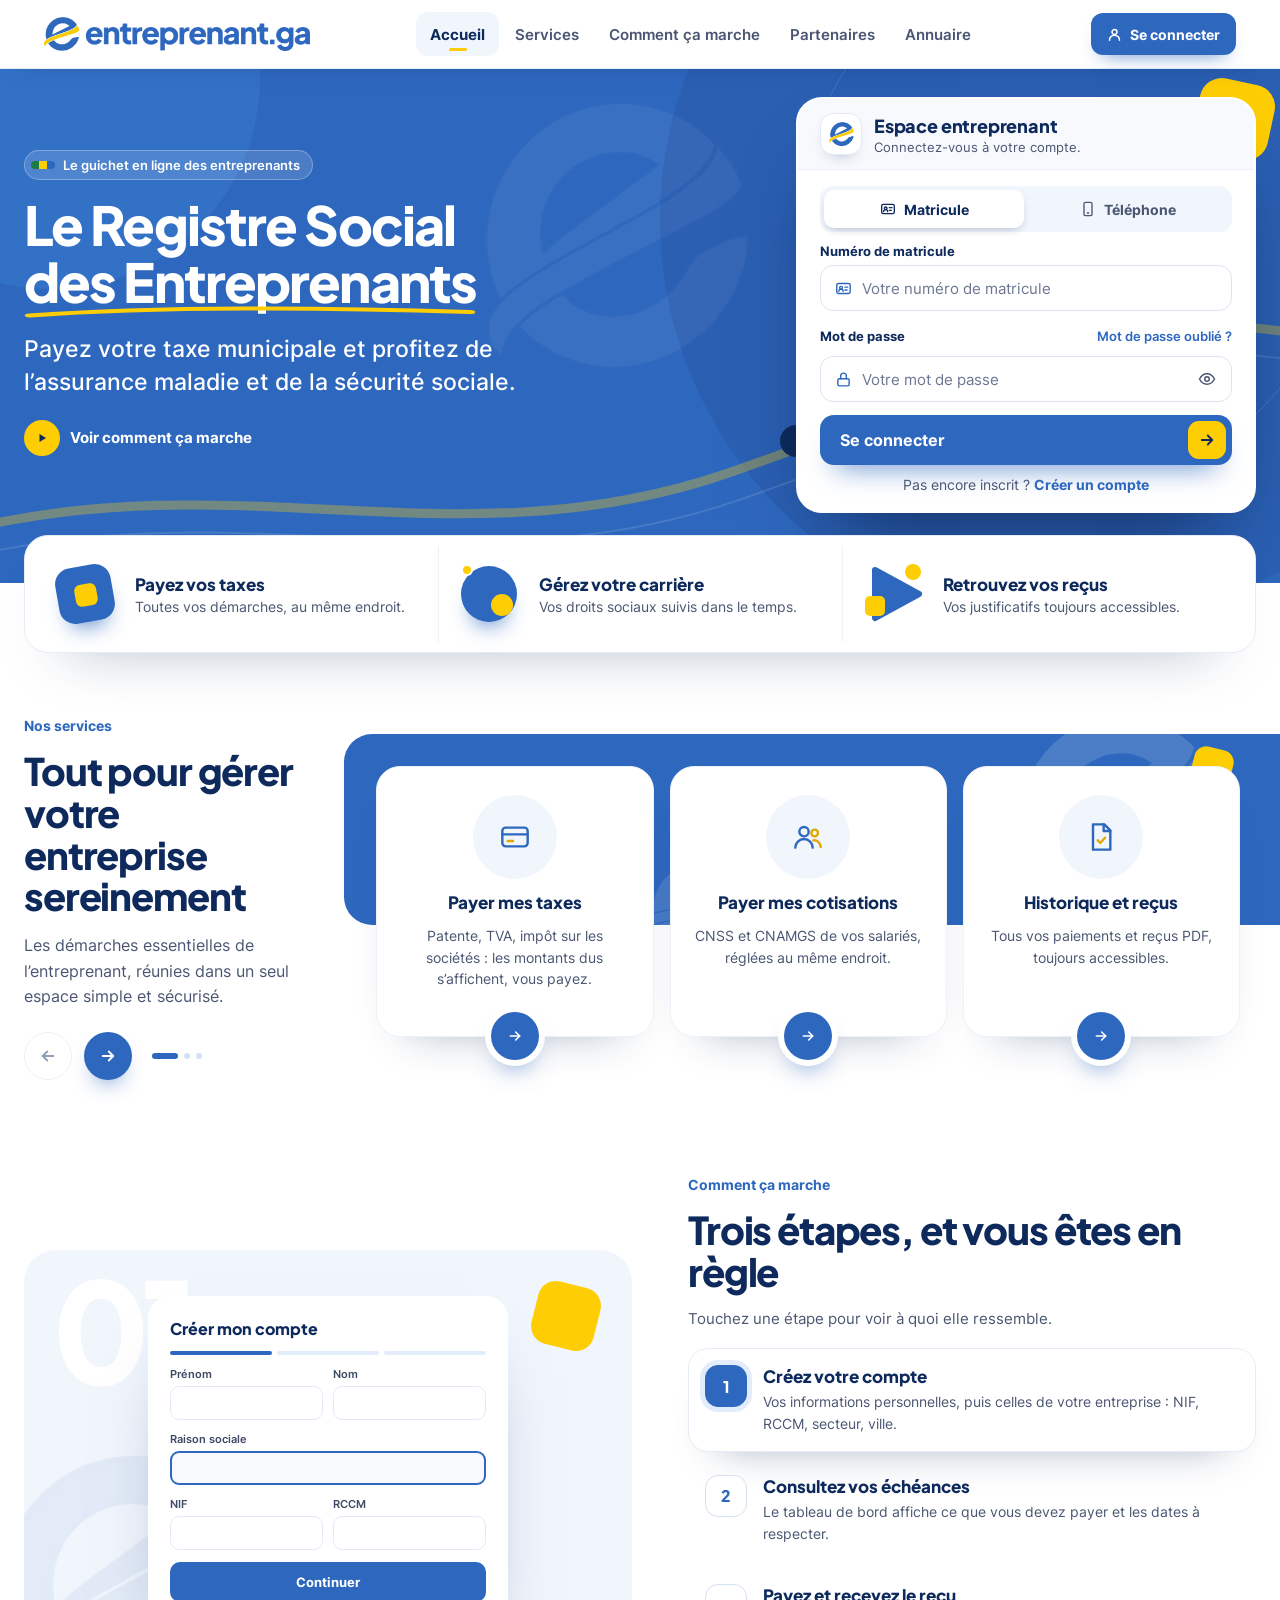
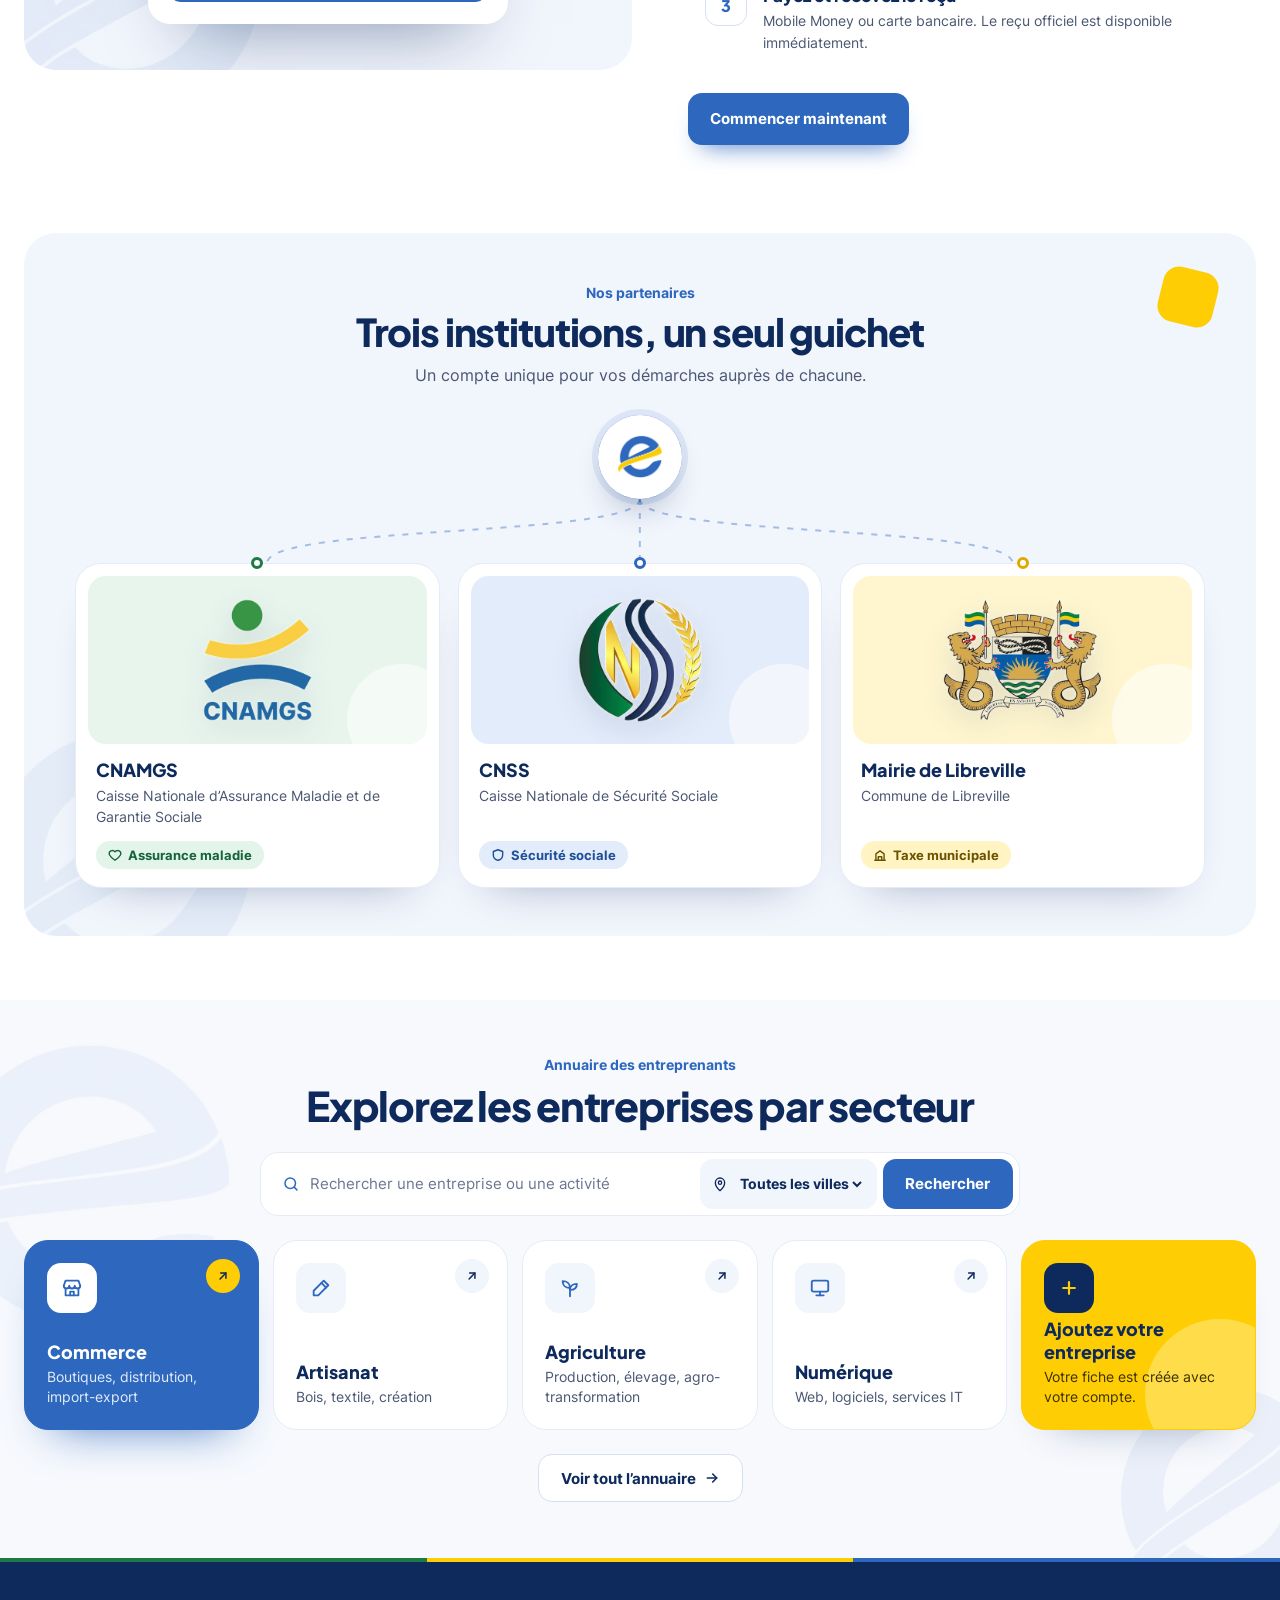
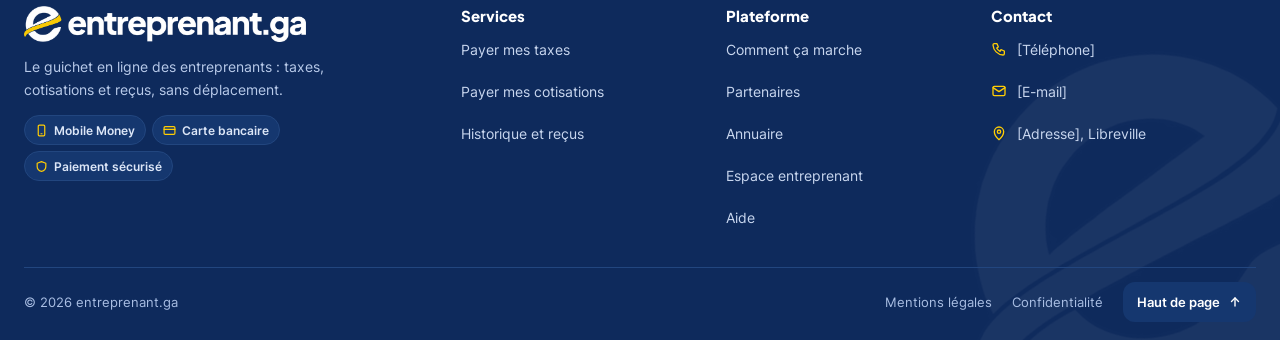
<file: index.html>
<!doctype html>
<html lang="fr">
<head>
<meta charset="utf-8">
<meta name="viewport" content="width=device-width, initial-scale=1">
<title>entreprenant.ga — Le Registre Social des Entreprenants</title>
<meta name="description" content="Le Registre Social des Entreprenants : payez votre taxe municipale et profitez de l’assurance maladie et de la sécurité sociale.">
<meta name="theme-color" content="#2E68BE">
<link rel="icon" type="image/png" href="assets/img/favicon.png">
<link rel="apple-touch-icon" href="assets/img/apple-touch-icon.png">
<link rel="preload" href="assets/fonts/pjs-800.woff2" as="font" type="font/woff2" crossorigin>
<link rel="preload" href="assets/fonts/inter-400.woff2" as="font" type="font/woff2" crossorigin>
<link rel="stylesheet" href="css/styles.css">
<script src="js/main.js" defer></script>
</head>
<body>

<!-- ================= EN-TÊTE ================= -->
<header class="site-header" data-header>
  <div class="container header-inner">
    <a class="brand" href="index.html" aria-label="entreprenant.ga, accueil">
      <img src="assets/img/logo-couleur.png" alt="entreprenant.ga" width="266" height="34">
    </a>

    <nav class="main-nav" aria-label="Navigation principale">
      <a class="nav-link is-active" href="#accueil" aria-current="page">Accueil</a>
      <a class="nav-link" href="#services">Services</a>
      <a class="nav-link" href="#parcours">Comment ça marche</a>
      <a class="nav-link" href="#partenaires">Partenaires</a>
      <a class="nav-link" href="#annuaire">Annuaire</a>
    </nav>

    <div class="header-actions">
      <a class="btn btn-primary btn-sm header-cta" href="connexion.html">
        <svg aria-hidden="true" width="15" height="15" viewBox="0 0 24 24" fill="none" stroke="currentColor" stroke-width="2.4" stroke-linecap="round" stroke-linejoin="round"><circle cx="12" cy="8" r="4"/><path d="M4 21a8 8 0 0 1 16 0"/></svg>
        Se connecter
      </a>
      <button type="button" class="burger" data-burger aria-controls="mobile-menu" aria-expanded="false" aria-label="Ouvrir le menu">
        <span></span><span></span><span></span>
      </button>
    </div>
  </div>

  <div class="mobile-menu" id="mobile-menu" data-mobile-menu hidden>
    <nav class="mobile-menu__nav" aria-label="Menu mobile">
      <a class="mobile-menu__link" href="#accueil">Accueil</a>
      <a class="mobile-menu__link" href="#services">Services</a>
      <a class="mobile-menu__link" href="#parcours">Comment ça marche</a>
      <a class="mobile-menu__link" href="#partenaires">Partenaires</a>
      <a class="mobile-menu__link" href="#annuaire">Annuaire</a>
    </nav>
    <a class="btn btn-primary btn-lg mobile-menu__cta" href="connexion.html">Se connecter</a>
    <a class="mobile-menu__sub" href="connexion.html#inscription">Créer un compte</a>
  </div>
</header>

<main>

<!-- ================= HERO + CONNEXION ================= -->
<section id="accueil" class="hero" data-spy>
  <div class="blue-bg" aria-hidden="true">
    <span class="blue-bg__c1"></span>
    <span class="blue-bg__c2"></span>
    <span class="blue-bg__c3"></span>
    <svg class="blue-bg__ribbon" viewBox="0 0 1440 560" preserveAspectRatio="none"><path d="M-30 500 C 280 430, 520 540, 820 440 S 1240 250, 1470 290" fill="none" stroke="#FFCD04" stroke-opacity=".32" stroke-width="10" stroke-linecap="round"/><path d="M-30 530 C 290 460, 530 570, 830 470 S 1250 280, 1470 320" fill="none" stroke="rgba(255,255,255,.12)" stroke-width="2"/></svg>
    <img class="watermark blue-bg__mark" src="assets/img/e-blanc.png" alt="">
  </div>

  <div class="container hero-inner">
    <div class="hero-copy">
      <span class="badge"><span class="badge__flag" aria-hidden="true"><span></span><span></span><span></span></span>Le guichet en ligne des entreprenants</span>
      <h1 class="hero-title">Le Registre Social <span class="hero-title__swash">des Entreprenants<svg aria-hidden="true" viewBox="0 0 300 24" preserveAspectRatio="none"><path d="M4 18 C 90 2, 200 4, 296 12" fill="none" stroke="#FFCD04" stroke-width="7" stroke-linecap="round"/></svg></span></h1>
      <p class="hero-lead hero-lead--lg">Payez votre taxe municipale et profitez de l’assurance maladie et de la sécurité sociale.</p>
      <a class="play-link" href="#parcours">
        <span class="play-link__icon" aria-hidden="true"><svg width="12" height="12" viewBox="0 0 24 24" fill="#0E2A5C"><path d="M7 4v16l13-8z"/></svg></span>
        Voir comment ça marche
      </a>
    </div>

    <div class="auth-wrap">
      <span class="auth-wrap__square" aria-hidden="true"></span>
      <span class="auth-wrap__dot" aria-hidden="true"></span>

      <form class="auth-card" id="hero-login" data-auth="login" novalidate aria-labelledby="hero-login-title">
        <div class="auth-card__head">
          <span class="auth-card__mark" aria-hidden="true"><img src="assets/img/e-couleur.png" alt=""></span>
          <div class="auth-card__titles">
            <h2 class="auth-card__title" id="hero-login-title">Espace entreprenant</h2>
            <p class="auth-card__sub">Connectez-vous à votre compte.</p>
          </div>
        </div>

        <div class="auth-card__body">
          <div class="segmented" role="group" aria-label="Se connecter avec" data-id-switch>
            <button type="button" class="segmented__btn" aria-pressed="true" data-mode="matricule">
              <svg aria-hidden="true" width="16" height="16" viewBox="0 0 24 24" fill="none" stroke="currentColor" stroke-width="2" stroke-linecap="round" stroke-linejoin="round"><rect x="2.5" y="5" width="19" height="14" rx="2.5"/><circle cx="8.5" cy="11" r="2"/><path d="M5.5 16a3 3 0 0 1 6 0"/><path d="M14 10h4"/><path d="M14 14h3"/></svg>Matricule
            </button>
            <button type="button" class="segmented__btn" aria-pressed="false" data-mode="phone">
              <svg aria-hidden="true" width="16" height="16" viewBox="0 0 24 24" fill="none" stroke="currentColor" stroke-width="2" stroke-linecap="round" stroke-linejoin="round"><rect x="6" y="2" width="12" height="20" rx="2"/><path d="M11 18h2"/></svg>Téléphone
            </button>
          </div>

          <div class="field" data-field="identifier">
            <label class="field__label" for="hero-id" data-id-label>Numéro de matricule</label>
            <div class="field__control">
              <svg aria-hidden="true" width="17" height="17" viewBox="0 0 24 24" fill="none" stroke="#2E68BE" stroke-width="2" stroke-linecap="round" stroke-linejoin="round"><rect x="2.5" y="5" width="19" height="14" rx="2.5"/><circle cx="8.5" cy="11" r="2"/><path d="M5.5 16a3 3 0 0 1 6 0"/><path d="M14 10h4"/><path d="M14 14h3"/></svg>
            <input id="hero-id" name="identifier" type="text" inputmode="text" autocapitalize="characters" spellcheck="false" autocomplete="username" placeholder="Votre numéro de matricule" required aria-describedby="hero-id-error">
            </div>
            <p class="field__error" id="hero-id-error" hidden></p>
          </div>

          <div class="field" data-field="password">
            <div class="field__row">
              <label class="field__label" for="hero-pw">Mot de passe</label>
              <a class="field__link" href="connexion.html#mot-de-passe-oublie">Mot de passe oublié ?</a>
            </div>
            <div class="field__control field__control--pw">
              <svg aria-hidden="true" width="17" height="17" viewBox="0 0 24 24" fill="none" stroke="#2E68BE" stroke-width="2" stroke-linecap="round" stroke-linejoin="round"><rect x="4" y="11" width="16" height="10" rx="2"/><path d="M8 11V7a4 4 0 0 1 8 0v4"/></svg>
              <input id="hero-pw" name="password" type="password" autocomplete="current-password" placeholder="Votre mot de passe" required aria-describedby="hero-pw-error">
              <button type="button" class="icon-btn" data-toggle-password aria-label="Afficher le mot de passe" aria-controls="hero-pw">
                <svg aria-hidden="true" width="18" height="18" viewBox="0 0 24 24" fill="none" stroke="#4A5672" stroke-width="2" stroke-linecap="round" stroke-linejoin="round"><path d="M2 12s3.6-7 10-7 10 7 10 7-3.6 7-10 7S2 12 2 12z"/><circle cx="12" cy="12" r="3"/></svg>
              </button>
            </div>
            <p class="field__error" id="hero-pw-error" hidden></p>
          </div>

          <p class="form-status" role="status" data-status hidden></p>

          <button type="submit" class="btn btn-primary btn-submit">
            <span data-submit-label>Se connecter</span>
            <span class="btn-submit__arrow" aria-hidden="true"><svg width="18" height="18" viewBox="0 0 24 24" fill="none" stroke="#0E2A5C" stroke-width="2.4" stroke-linecap="round" stroke-linejoin="round"><path d="M5 12h14"/><path d="m13 6 6 6-6 6"/></svg></span>
          </button>

          <p class="auth-card__foot">Pas encore inscrit ? <a href="connexion.html#inscription">Créer un compte</a></p>
        </div>
      </form>
    </div>
  </div>
</section>

<!-- ================= LES 3 ESSENTIELS ================= -->
<section class="container essentials" aria-label="L’essentiel">
  <div class="essentials__grid">
    <div class="essential">
      <span class="essential__icon" aria-hidden="true"><span class="shape shape--tile"></span><span class="shape shape--tile-in"></span></span>
      <div><strong class="essential__title">Payez vos taxes</strong><span class="essential__text">Toutes vos démarches, au même endroit.</span></div>
    </div>
    <div class="essential">
      <span class="essential__icon" aria-hidden="true"><span class="shape shape--ball"></span><span class="shape shape--dot"></span><span class="shape shape--dot-sm"></span></span>
      <div><strong class="essential__title">Gérez votre carrière</strong><span class="essential__text">Vos droits sociaux suivis dans le temps.</span></div>
    </div>
    <div class="essential">
      <span class="essential__icon" aria-hidden="true"><svg width="64" height="64" viewBox="0 0 64 64"><path d="M14 8 L58 32 L14 56 Z" fill="#2E68BE" stroke="#2E68BE" stroke-width="6" stroke-linejoin="round"/><rect x="4" y="34" width="20" height="20" rx="5" fill="#FFCD04"/><circle cx="52" cy="10" r="8" fill="#FFCD04"/></svg></span>
      <div><strong class="essential__title">Retrouvez vos reçus</strong><span class="essential__text">Vos justificatifs toujours accessibles.</span></div>
    </div>
  </div>
</section>

<!-- ================= SERVICES ================= -->
<section id="services" class="container services" data-spy>
  <div class="services__intro">
    <span class="eyebrow">Nos services</span>
    <h2 class="section-title">Tout pour gérer votre entreprise sereinement</h2>
    <p class="section-lead">Les démarches essentielles de l’entreprenant, réunies dans un seul espace simple et sécurisé.</p>
    <div class="carousel-controls">
      <button type="button" class="round-btn" data-carousel-prev aria-label="Services précédents" aria-controls="service-grid" disabled>
        <svg aria-hidden="true" width="18" height="18" viewBox="0 0 24 24" fill="none" stroke="#0E2A5C" stroke-width="2.4" stroke-linecap="round" stroke-linejoin="round"><path d="M19 12H5"/><path d="m11 6-6 6 6 6"/></svg>
      </button>
      <button type="button" class="round-btn round-btn--primary" data-carousel-next aria-label="Services suivants" aria-controls="service-grid">
        <svg aria-hidden="true" width="18" height="18" viewBox="0 0 24 24" fill="none" stroke="#FFFFFF" stroke-width="2.4" stroke-linecap="round" stroke-linejoin="round"><path d="M5 12h14"/><path d="m13 6 6 6-6 6"/></svg>
      </button>
      <div class="dots" data-carousel-dots aria-hidden="true"></div>
    </div>
  </div>

  <div class="services__stage">
    <span class="stage-band" aria-hidden="true">
      <img class="watermark stage-band__mark1" src="assets/img/e-blanc.png" alt="">
      <img class="watermark stage-band__mark2" src="assets/img/e-blanc.png" alt="">
    </span>
    <span class="stage-deco" aria-hidden="true"></span>

    <div class="service-grid" id="service-grid" aria-live="polite">
      <a class="service-card" href="connexion.html">
        <span class="service-card__icon" aria-hidden="true"><svg width="32" height="32" viewBox="0 0 24 24" fill="none" stroke="#2E68BE" stroke-width="1.8" stroke-linecap="round" stroke-linejoin="round"><rect x="2.5" y="5" width="19" height="14" rx="2.5"/><path d="M2.5 10h19"/><path d="M6.5 15h4" stroke="#E0A800"/></svg></span>
        <span class="service-card__title">Payer mes taxes</span>
        <span class="service-card__text">Patente, TVA, impôt sur les sociétés : les montants dus s’affichent, vous payez.</span>
        <span class="service-card__arrow" aria-hidden="true"><svg width="16" height="16" viewBox="0 0 24 24" fill="none" stroke="#FFFFFF" stroke-width="2.4" stroke-linecap="round" stroke-linejoin="round"><path d="M5 12h14"/><path d="m13 6 6 6-6 6"/></svg></span>
      </a>
      <a class="service-card" href="connexion.html">
        <span class="service-card__icon" aria-hidden="true"><svg width="32" height="32" viewBox="0 0 24 24" fill="none" stroke="#2E68BE" stroke-width="1.8" stroke-linecap="round" stroke-linejoin="round"><circle cx="9" cy="8" r="3.5"/><path d="M2.5 20a6.5 6.5 0 0 1 13 0"/><circle cx="17" cy="9" r="2.5" stroke="#E0A800"/><path d="M16 14.5a5 5 0 0 1 5.5 5" stroke="#E0A800"/></svg></span>
        <span class="service-card__title">Payer mes cotisations</span>
        <span class="service-card__text">CNSS et CNAMGS de vos salariés, réglées au même endroit.</span>
        <span class="service-card__arrow" aria-hidden="true"><svg width="16" height="16" viewBox="0 0 24 24" fill="none" stroke="#FFFFFF" stroke-width="2.4" stroke-linecap="round" stroke-linejoin="round"><path d="M5 12h14"/><path d="m13 6 6 6-6 6"/></svg></span>
      </a>
      <a class="service-card" href="connexion.html">
        <span class="service-card__icon" aria-hidden="true"><svg width="32" height="32" viewBox="0 0 24 24" fill="none" stroke="#2E68BE" stroke-width="1.8" stroke-linecap="round" stroke-linejoin="round"><path d="M6 2.5h8.5l4.5 4.5v14.5H6z"/><path d="M14 2.5V7.5h5"/><path d="m9.5 14.5 2 2 3.5-4" stroke="#E0A800"/></svg></span>
        <span class="service-card__title">Historique et reçus</span>
        <span class="service-card__text">Tous vos paiements et reçus PDF, toujours accessibles.</span>
        <span class="service-card__arrow" aria-hidden="true"><svg width="16" height="16" viewBox="0 0 24 24" fill="none" stroke="#FFFFFF" stroke-width="2.4" stroke-linecap="round" stroke-linejoin="round"><path d="M5 12h14"/><path d="m13 6 6 6-6 6"/></svg></span>
      </a>
      <a class="service-card" href="connexion.html" hidden>
        <span class="service-card__icon" aria-hidden="true"><svg width="32" height="32" viewBox="0 0 24 24" fill="none" stroke="#2E68BE" stroke-width="1.8" stroke-linecap="round" stroke-linejoin="round"><rect x="3" y="5" width="18" height="16" rx="2.5"/><path d="M3 10h18"/><path d="M8 3v4"/><path d="M16 3v4"/><circle cx="15.5" cy="15.5" r="1.6" fill="#E0A800" stroke="#E0A800"/></svg></span>
        <span class="service-card__title">Échéances et rappels</span>
        <span class="service-card__text">Un rappel par SMS et e-mail avant chaque date limite.</span>
        <span class="service-card__arrow" aria-hidden="true"><svg width="16" height="16" viewBox="0 0 24 24" fill="none" stroke="#FFFFFF" stroke-width="2.4" stroke-linecap="round" stroke-linejoin="round"><path d="M5 12h14"/><path d="m13 6 6 6-6 6"/></svg></span>
      </a>
      <a class="service-card" href="connexion.html" hidden>
        <span class="service-card__icon" aria-hidden="true"><svg width="32" height="32" viewBox="0 0 24 24" fill="none" stroke="#2E68BE" stroke-width="1.8" stroke-linecap="round" stroke-linejoin="round"><path d="M3 9.5 5 4h14l2 5.5"/><path d="M3 9.5a3 3 0 0 0 6 0 3 3 0 0 0 6 0 3 3 0 0 0 6 0"/><path d="M5 12.5V20h14v-7.5"/><path d="M10 20v-4h4v4" stroke="#E0A800"/></svg></span>
        <span class="service-card__title">Fiche entreprise</span>
        <span class="service-card__text">Votre entreprise visible dans l’annuaire public.</span>
        <span class="service-card__arrow" aria-hidden="true"><svg width="16" height="16" viewBox="0 0 24 24" fill="none" stroke="#FFFFFF" stroke-width="2.4" stroke-linecap="round" stroke-linejoin="round"><path d="M5 12h14"/><path d="m13 6 6 6-6 6"/></svg></span>
      </a>
    </div>
  </div>
</section>

<!-- ================= COMMENT ÇA MARCHE ================= -->
<section id="parcours" class="container how" data-spy>
  <div class="how__preview" aria-hidden="true">
    <span class="how__num" data-step-num>01</span>
    <img class="watermark how__mark" src="assets/img/e-bleu.png" alt="">
    <span class="how__deco"></span>

    <div class="preview" data-step-panel="1">
      <div class="mock">
        <span class="mock__title">Créer mon compte</span>
        <span class="mock__progress"><span></span><span></span><span></span></span>
        <span class="mock__grid">
          <span class="mock__field"><span class="mock__label">Prénom</span><span class="mock__input"></span></span>
          <span class="mock__field"><span class="mock__label">Nom</span><span class="mock__input"></span></span>
        </span>
        <span class="mock__field"><span class="mock__label">Raison sociale</span><span class="mock__input is-focus"></span></span>
        <span class="mock__grid">
          <span class="mock__field"><span class="mock__label">NIF</span><span class="mock__input"></span></span>
          <span class="mock__field"><span class="mock__label">RCCM</span><span class="mock__input"></span></span>
        </span>
        <span class="mock__btn">Continuer</span>
      </div>
    </div>

    <div class="preview" data-step-panel="2" hidden>
      <div class="mock mock--tight">
        <span class="mock__head"><span class="mock__title">Mes échéances</span><span class="pill-soft">3 à venir</span></span>
        <span class="due is-current"><span class="due__sq" style="background:#2E68BE"></span><span class="due__text"><span class="due__name">Patente</span><span class="skel" style="width:60%"></span></span><span class="due__tag">Bientôt</span></span>
        <span class="due"><span class="due__sq" style="background:#FFCD04"></span><span class="due__text"><span class="due__name">CNSS</span><span class="skel" style="width:45%"></span></span><span class="skel" style="width:40px"></span></span>
        <span class="due"><span class="due__sq" style="background:#0E2A5C"></span><span class="due__text"><span class="due__name">TVA</span><span class="skel" style="width:55%"></span></span><span class="skel" style="width:40px"></span></span>
        <span class="mock__btn">Payer la patente</span>
      </div>
    </div>

    <div class="preview pay-stack" data-step-panel="3" hidden>
      <span class="pay-methods">
        <span class="pay-method is-selected"><span class="pay-method__icon" style="background:#FFF4C2"><svg width="18" height="18" viewBox="0 0 24 24" fill="none" stroke="#0E2A5C" stroke-width="2" stroke-linecap="round"><rect x="6" y="2" width="12" height="20" rx="2"/><path d="M11 18h2"/></svg></span><span class="pay-method__name">Mobile Money</span></span>
        <span class="pay-method"><span class="pay-method__icon" style="background:#E3ECFA"><svg width="18" height="18" viewBox="0 0 24 24" fill="none" stroke="#2E68BE" stroke-width="2" stroke-linecap="round"><rect x="2" y="5" width="20" height="14" rx="2"/><path d="M2 10h20"/></svg></span><span class="pay-method__name">Carte bancaire</span></span>
      </span>
      <span class="receipt">
        <span class="receipt__body"><span class="receipt__title">Reçu de paiement</span><span class="receipt__line" style="width:70%"></span><span class="receipt__line" style="width:50%"></span><span class="receipt__sep"></span><span class="receipt__total"></span></span>
        <svg class="receipt__edge" viewBox="0 0 280 14" preserveAspectRatio="none"><path d="M0 0 H280 V2 L266 14 L252 2 L238 14 L224 2 L210 14 L196 2 L182 14 L168 2 L154 14 L140 2 L126 14 L112 2 L98 14 L84 2 L70 14 L56 2 L42 14 L28 2 L14 14 L0 2 Z" fill="#FFFFFF"/></svg>
        <span class="stamp">Payé</span>
      </span>
    </div>
  </div>

  <div class="how__content">
    <span class="eyebrow">Comment ça marche</span>
    <h2 class="section-title">Trois étapes, et vous êtes en règle</h2>
    <p class="how__hint">Touchez une étape pour voir à quoi elle ressemble.</p>
    <ol class="steps">
      <li><button type="button" class="step" aria-pressed="true" data-step="1"><span class="step__num">1</span><span class="step__body"><span class="step__title">Créez votre compte</span><span class="step__text">Vos informations personnelles, puis celles de votre entreprise : NIF, RCCM, secteur, ville.</span></span></button></li>
      <li><button type="button" class="step" aria-pressed="false" data-step="2"><span class="step__num">2</span><span class="step__body"><span class="step__title">Consultez vos échéances</span><span class="step__text">Le tableau de bord affiche ce que vous devez payer et les dates à respecter.</span></span></button></li>
      <li><button type="button" class="step" aria-pressed="false" data-step="3"><span class="step__num">3</span><span class="step__body"><span class="step__title">Payez et recevez le reçu</span><span class="step__text">Mobile Money ou carte bancaire. Le reçu officiel est disponible immédiatement.</span></span></button></li>
    </ol>
    <a class="btn btn-primary btn-lg" href="connexion.html#inscription">Commencer maintenant</a>
  </div>
</section>

<!-- ================= PARTENAIRES ================= -->
<section id="partenaires" class="container partners" data-spy>
  <div class="partners__panel">
    <img class="watermark partners__mark" src="assets/img/e-bleu.png" alt="" aria-hidden="true">
    <span class="partners__deco" aria-hidden="true"></span>

    <div class="partners__head">
      <span class="eyebrow">Nos partenaires</span>
      <h2 class="section-title">Trois institutions, un seul guichet</h2>
      <p class="section-lead">Un compte unique pour vos démarches auprès de chacune.</p>
    </div>

    <div class="partners__hub" aria-hidden="true">
      <span class="partners__pulse"></span>
      <span class="partners__pulse partners__pulse--late"></span>
      <span class="partners__core"><img src="assets/img/e-couleur.png" alt=""></span>
    </div>

    <svg class="partners__links" viewBox="0 0 1000 100" preserveAspectRatio="none" aria-hidden="true">
      <path d="M500 0 C 500 60, 170 40, 170 100"/>
      <path d="M500 0 L 500 100"/>
      <path d="M500 0 C 500 60, 830 40, 830 100"/>
    </svg>

    <div class="partners__grid">
      <article class="partner partner--green">
        <div class="partner__logo"><img src="assets/img/partenaires/cnamgs.png" alt="Logo de la CNAMGS" width="288" height="320" loading="lazy"></div>
        <div class="partner__body">
          <h3 class="partner__name">CNAMGS</h3>
          <p class="partner__full">Caisse Nationale d’Assurance Maladie et de Garantie Sociale</p>
        </div>
        <span class="partner__tag"><svg aria-hidden="true" width="14" height="14" viewBox="0 0 24 24" fill="none" stroke="currentColor" stroke-width="2.4" stroke-linecap="round" stroke-linejoin="round"><path d="M12 21s-7-4.4-9.3-9A5.4 5.4 0 0 1 12 6.6 5.4 5.4 0 0 1 21.3 12C19 16.6 12 21 12 21z"/></svg>Assurance maladie</span>
      </article>
      <article class="partner partner--blue">
        <div class="partner__logo"><img src="assets/img/partenaires/cnss.png" alt="Logo de la CNSS" width="320" height="320" loading="lazy"></div>
        <div class="partner__body">
          <h3 class="partner__name">CNSS</h3>
          <p class="partner__full">Caisse Nationale de Sécurité Sociale</p>
        </div>
        <span class="partner__tag"><svg aria-hidden="true" width="14" height="14" viewBox="0 0 24 24" fill="none" stroke="currentColor" stroke-width="2.4" stroke-linecap="round" stroke-linejoin="round"><path d="M12 3 4 6v6c0 5 3.5 8 8 9 4.5-1 8-4 8-9V6z"/></svg>Sécurité sociale</span>
      </article>
      <article class="partner partner--yellow">
        <div class="partner__logo"><img src="assets/img/partenaires/mairie-libreville.png" alt="Armoiries de la Mairie de Libreville" width="415" height="320" loading="lazy"></div>
        <div class="partner__body">
          <h3 class="partner__name">Mairie de Libreville</h3>
          <p class="partner__full">Commune de Libreville</p>
        </div>
        <span class="partner__tag"><svg aria-hidden="true" width="14" height="14" viewBox="0 0 24 24" fill="none" stroke="currentColor" stroke-width="2.4" stroke-linecap="round" stroke-linejoin="round"><path d="M3 21h18"/><path d="M5 21V10l7-5 7 5v11"/><path d="M9 21v-6h6v6"/></svg>Taxe municipale</span>
      </article>
    </div>
  </div>
</section>

<!-- ================= ANNUAIRE ================= -->
<section id="annuaire" class="directory" data-spy>
  <img class="watermark directory__mark1" src="assets/img/e-bleu.png" alt="" aria-hidden="true">
  <img class="watermark directory__mark2" src="assets/img/e-bleu.png" alt="" aria-hidden="true">
  <div class="container directory__inner">
    <div class="directory__head">
      <span class="eyebrow">Annuaire des entreprenants</span>
      <h2 class="section-title">Explorez les entreprises par secteur</h2>
    </div>

    <form class="search-bar" role="search" aria-label="Rechercher dans l’annuaire" data-directory-search>
      <label class="search-bar__field">
        <svg aria-hidden="true" width="18" height="18" viewBox="0 0 24 24" fill="none" stroke="#2E68BE" stroke-width="2" stroke-linecap="round" stroke-linejoin="round"><circle cx="11" cy="11" r="7"/><path d="m20 20-3.5-3.5"/></svg>
        <span class="sr-only">Entreprise ou activité</span>
        <input type="search" name="q" placeholder="Rechercher une entreprise ou une activité">
      </label>
      <label class="search-bar__city">
        <svg aria-hidden="true" width="16" height="16" viewBox="0 0 24 24" fill="none" stroke="#0E2A5C" stroke-width="2" stroke-linecap="round" stroke-linejoin="round"><path d="M12 22s7-6.2 7-12a7 7 0 0 0-14 0c0 5.8 7 12 7 12z"/><circle cx="12" cy="10" r="2.5"/></svg>
        <span class="sr-only">Ville</span>
        <select name="ville">
          <option value="">Toutes les villes</option>
          <option>Libreville</option><option>Port-Gentil</option><option>Franceville</option><option>Oyem</option><option>Owendo</option>
        </select>
      </label>
      <button type="submit" class="btn btn-primary search-bar__submit">Rechercher</button>
    </form>

    <div class="sector-grid" role="group" aria-label="Choisir un secteur">
      <button type="button" class="sector-card" aria-pressed="true" data-sector="commerce">
        <span class="sector-card__icon" aria-hidden="true"><svg width="22" height="22" viewBox="0 0 24 24" fill="none" stroke="#2E68BE" stroke-width="2" stroke-linecap="round" stroke-linejoin="round"><path d="M3 9.5 5 4h14l2 5.5"/><path d="M3 9.5a3 3 0 0 0 6 0 3 3 0 0 0 6 0 3 3 0 0 0 6 0"/><path d="M5 12.5V20h14v-7.5"/><path d="M10 20v-4h4v4"/></svg></span>
        <span class="sector-card__arrow" aria-hidden="true"><svg width="14" height="14" viewBox="0 0 24 24" fill="none" stroke="#0E2A5C" stroke-width="2.6" stroke-linecap="round" stroke-linejoin="round"><path d="M7 17 17 7"/><path d="M8 7h9v9"/></svg></span>
        <span class="sector-card__title">Commerce</span>
        <span class="sector-card__text">Boutiques, distribution, import-export</span>
      </button>
      <button type="button" class="sector-card" aria-pressed="false" data-sector="artisanat">
        <span class="sector-card__icon" aria-hidden="true"><svg width="22" height="22" viewBox="0 0 24 24" fill="none" stroke="#2E68BE" stroke-width="2" stroke-linecap="round" stroke-linejoin="round"><path d="M15 4 20 9 9 20H4v-5z"/><path d="m12.5 6.5 5 5"/></svg></span>
        <span class="sector-card__arrow" aria-hidden="true"><svg width="14" height="14" viewBox="0 0 24 24" fill="none" stroke="#0E2A5C" stroke-width="2.6" stroke-linecap="round" stroke-linejoin="round"><path d="M7 17 17 7"/><path d="M8 7h9v9"/></svg></span>
        <span class="sector-card__title">Artisanat</span>
        <span class="sector-card__text">Bois, textile, création</span>
      </button>
      <button type="button" class="sector-card" aria-pressed="false" data-sector="agriculture">
        <span class="sector-card__icon" aria-hidden="true"><svg width="22" height="22" viewBox="0 0 24 24" fill="none" stroke="#2E68BE" stroke-width="2" stroke-linecap="round" stroke-linejoin="round"><path d="M12 21v-9"/><path d="M12 12C12 7 8.5 4.5 4 4.5 4 9 7 12 12 12z"/><path d="M12 14c0-4 3-6.5 7.5-6.5C19.5 11.5 17 14 12 14z"/></svg></span>
        <span class="sector-card__arrow" aria-hidden="true"><svg width="14" height="14" viewBox="0 0 24 24" fill="none" stroke="#0E2A5C" stroke-width="2.6" stroke-linecap="round" stroke-linejoin="round"><path d="M7 17 17 7"/><path d="M8 7h9v9"/></svg></span>
        <span class="sector-card__title">Agriculture</span>
        <span class="sector-card__text">Production, élevage, agro-transformation</span>
      </button>
      <button type="button" class="sector-card" aria-pressed="false" data-sector="numerique">
        <span class="sector-card__icon" aria-hidden="true"><svg width="22" height="22" viewBox="0 0 24 24" fill="none" stroke="#2E68BE" stroke-width="2" stroke-linecap="round" stroke-linejoin="round"><rect x="3" y="4" width="18" height="12" rx="2"/><path d="M8 20h8"/><path d="M12 16v4"/></svg></span>
        <span class="sector-card__arrow" aria-hidden="true"><svg width="14" height="14" viewBox="0 0 24 24" fill="none" stroke="#0E2A5C" stroke-width="2.6" stroke-linecap="round" stroke-linejoin="round"><path d="M7 17 17 7"/><path d="M8 7h9v9"/></svg></span>
        <span class="sector-card__title">Numérique</span>
        <span class="sector-card__text">Web, logiciels, services IT</span>
      </button>
      <a class="sector-card sector-card--add" href="connexion.html#inscription">
        <span class="sector-card__icon" aria-hidden="true"><svg width="20" height="20" viewBox="0 0 24 24" fill="none" stroke="#FFCD04" stroke-width="2.6" stroke-linecap="round"><path d="M12 5v14"/><path d="M5 12h14"/></svg></span>
        <span class="sector-card__title">Ajoutez votre entreprise</span>
        <span class="sector-card__text">Votre fiche est créée avec votre compte.</span>
      </a>
    </div>

    <a class="btn btn-outline" href="#annuaire">Voir tout l’annuaire
      <svg aria-hidden="true" width="16" height="16" viewBox="0 0 24 24" fill="none" stroke="currentColor" stroke-width="2.4" stroke-linecap="round" stroke-linejoin="round"><path d="M5 12h14"/><path d="m13 6 6 6-6 6"/></svg>
    </a>
  </div>
</section>



</main>

<!-- ================= PIED DE PAGE ================= -->
<footer class="site-footer">
  <div class="flag-bar" aria-hidden="true"><span></span><span></span><span></span></div>
  <img class="watermark site-footer__mark" src="assets/img/e-blanc.png" alt="" aria-hidden="true">
  <div class="container footer-inner">
    <div class="footer-cols">
      <div class="footer-brand">
        <img src="assets/img/logo-blanc.png" alt="entreprenant.ga" width="282" height="36">
        <p>Le guichet en ligne des entreprenants : taxes, cotisations et reçus, sans déplacement.</p>
        <div class="pay-pills">
          <span class="pay-pill"><svg aria-hidden="true" width="13" height="13" viewBox="0 0 24 24" fill="none" stroke="#FFCD04" stroke-width="2.2" stroke-linecap="round"><rect x="6" y="2" width="12" height="20" rx="2"/><path d="M11 18h2"/></svg>Mobile Money</span>
          <span class="pay-pill"><svg aria-hidden="true" width="13" height="13" viewBox="0 0 24 24" fill="none" stroke="#FFCD04" stroke-width="2.2" stroke-linecap="round"><rect x="2" y="5" width="20" height="14" rx="2"/><path d="M2 10h20"/></svg>Carte bancaire</span>
          <span class="pay-pill"><svg aria-hidden="true" width="13" height="13" viewBox="0 0 24 24" fill="none" stroke="#FFCD04" stroke-width="2.2" stroke-linecap="round" stroke-linejoin="round"><path d="M12 3 4 6v6c0 5 3.5 8 8 9 4.5-1 8-4 8-9V6z"/></svg>Paiement sécurisé</span>
        </div>
      </div>
      <nav class="footer-col" aria-label="Services">
        <span class="footer-col__title">Services</span>
        <a href="#services">Payer mes taxes</a>
        <a href="#services">Payer mes cotisations</a>
        <a href="#services">Historique et reçus</a>
      </nav>
      <nav class="footer-col" aria-label="Plateforme">
        <span class="footer-col__title">Plateforme</span>
        <a href="#parcours">Comment ça marche</a>
        <a href="#partenaires">Partenaires</a>
        <a href="#annuaire">Annuaire</a>
        <a href="connexion.html">Espace entreprenant</a>
        <a href="#accueil">Aide</a>
      </nav>
      <div class="footer-col footer-col--contact">
        <span class="footer-col__title">Contact</span>
        <span class="contact-item"><svg aria-hidden="true" width="16" height="16" viewBox="0 0 24 24" fill="none" stroke="#FFCD04" stroke-width="2" stroke-linecap="round" stroke-linejoin="round"><path d="M5 4h4l2 5-2.5 1.5a11 11 0 0 0 5 5L15 13l5 2v4a2 2 0 0 1-2 2A16 16 0 0 1 3 6a2 2 0 0 1 2-2"/></svg>[Téléphone]</span>
        <span class="contact-item"><svg aria-hidden="true" width="16" height="16" viewBox="0 0 24 24" fill="none" stroke="#FFCD04" stroke-width="2" stroke-linecap="round" stroke-linejoin="round"><rect x="3" y="5" width="18" height="14" rx="2"/><path d="m3 7 9 6 9-6"/></svg>[E-mail]</span>
        <span class="contact-item"><svg aria-hidden="true" width="16" height="16" viewBox="0 0 24 24" fill="none" stroke="#FFCD04" stroke-width="2" stroke-linecap="round" stroke-linejoin="round"><path d="M12 22s7-6.2 7-12a7 7 0 0 0-14 0c0 5.8 7 12 7 12z"/><circle cx="12" cy="10" r="2.5"/></svg>[Adresse], Libreville</span>
      </div>
    </div>
    <div class="footer-bottom">
      <span>© <span data-year>2026</span> entreprenant.ga</span>
      <span class="footer-bottom__links">
        <a href="#">Mentions légales</a>
        <a href="#">Confidentialité</a>
        <a class="to-top" href="#accueil">Haut de page<svg aria-hidden="true" width="14" height="14" viewBox="0 0 24 24" fill="none" stroke="currentColor" stroke-width="2.4" stroke-linecap="round" stroke-linejoin="round"><path d="M12 19V5"/><path d="m6 11 6-6 6 6"/></svg></a>
      </span>
    </div>
  </div>
</footer>

</body>
</html>
</file>
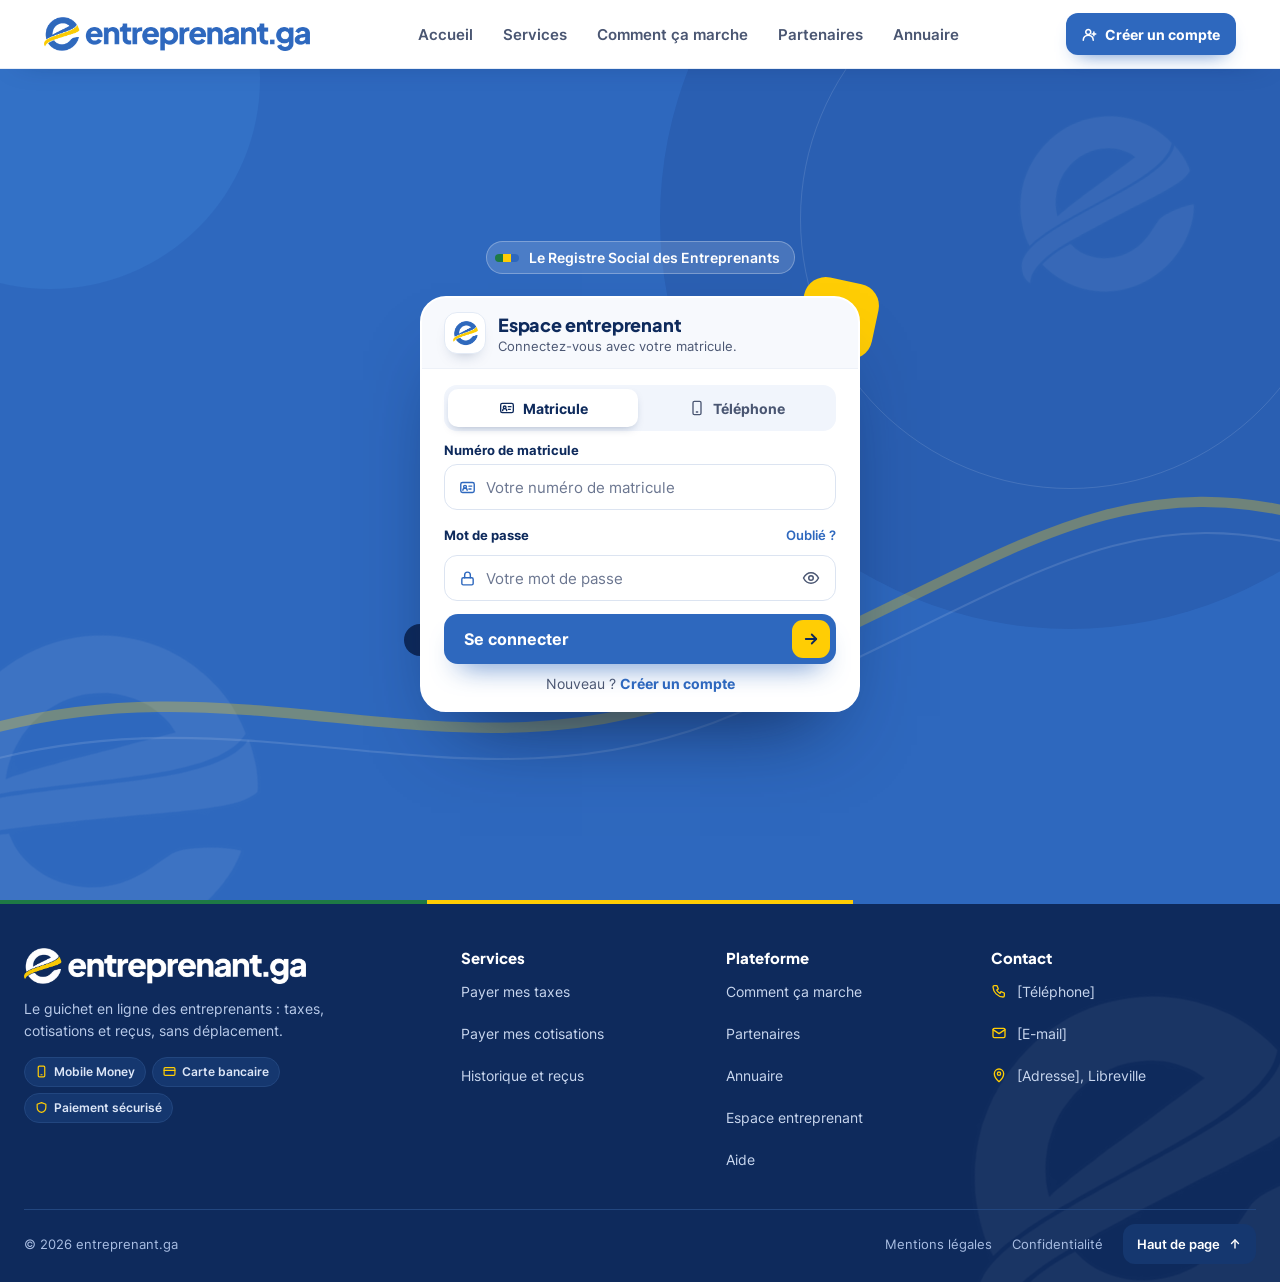
<file: connexion.html>
<!doctype html>
<html lang="fr">
<head>
<meta charset="utf-8">
<meta name="viewport" content="width=device-width, initial-scale=1">
<title>Connexion — entreprenant.ga</title>
<meta name="description" content="Connectez-vous à votre espace entreprenant avec votre matricule ou votre téléphone.">
<meta name="theme-color" content="#2E68BE">
<link rel="icon" type="image/png" href="assets/img/favicon.png">
<link rel="apple-touch-icon" href="assets/img/apple-touch-icon.png">
<link rel="preload" href="assets/fonts/pjs-800.woff2" as="font" type="font/woff2" crossorigin>
<link rel="preload" href="assets/fonts/inter-400.woff2" as="font" type="font/woff2" crossorigin>
<link rel="stylesheet" href="css/styles.css">
<script src="js/connexion.js" defer></script>
</head>
<body class="auth-page">

<!-- ================= EN-TÊTE ================= -->
<header class="site-header" data-header>
  <div class="container header-inner">
    <a class="brand" href="index.html" aria-label="entreprenant.ga, accueil">
      <img src="assets/img/logo-couleur.png" alt="entreprenant.ga" width="266" height="34">
    </a>

    <nav class="main-nav" aria-label="Navigation principale">
      <a class="nav-link" href="index.html#accueil">Accueil</a>
      <a class="nav-link" href="index.html#services">Services</a>
      <a class="nav-link" href="index.html#parcours">Comment ça marche</a>
      <a class="nav-link" href="index.html#partenaires">Partenaires</a>
      <a class="nav-link" href="index.html#annuaire">Annuaire</a>
    </nav>

    <div class="header-actions">
      <a class="btn btn-primary btn-sm header-cta" href="#inscription">
        <svg aria-hidden="true" width="15" height="15" viewBox="0 0 24 24" fill="none" stroke="currentColor" stroke-width="2.4" stroke-linecap="round" stroke-linejoin="round"><circle cx="10" cy="8" r="4"/><path d="M2 21a8 8 0 0 1 16 0"/><path d="M19 8v6"/><path d="M16 11h6"/></svg>
        Créer un compte
      </a>
      <button type="button" class="burger" data-burger aria-controls="mobile-menu" aria-expanded="false" aria-label="Ouvrir le menu">
        <span></span><span></span><span></span>
      </button>
    </div>
  </div>

  <div class="mobile-menu" id="mobile-menu" data-mobile-menu hidden>
    <nav class="mobile-menu__nav" aria-label="Menu mobile">
      <a class="mobile-menu__link" href="index.html#accueil">Accueil</a>
      <a class="mobile-menu__link" href="index.html#services">Services</a>
      <a class="mobile-menu__link" href="index.html#parcours">Comment ça marche</a>
      <a class="mobile-menu__link" href="index.html#partenaires">Partenaires</a>
      <a class="mobile-menu__link" href="index.html#annuaire">Annuaire</a>
    </nav>
    <a class="btn btn-primary btn-lg mobile-menu__cta" href="#connexion">Se connecter</a>
    <a class="mobile-menu__sub" href="#inscription">Créer un compte</a>
  </div>
</header>

<!-- ================= CONNEXION ================= -->
<main class="auth-stage">
  <div class="blue-bg" aria-hidden="true">
    <span class="blue-bg__c1"></span>
    <span class="blue-bg__c2"></span>
    <span class="blue-bg__c3"></span>
    <svg class="blue-bg__ribbon" viewBox="0 0 1440 800" preserveAspectRatio="none"><path d="M-30 640 C 280 560, 520 700, 820 590 S 1240 380, 1470 430" fill="none" stroke="#FFCD04" stroke-opacity=".32" stroke-width="10" stroke-linecap="round"/><path d="M-30 670 C 290 590, 530 730, 830 620 S 1250 410, 1470 460" fill="none" stroke="rgba(255,255,255,.12)" stroke-width="2"/></svg>
    <img class="watermark auth-stage__mark1" src="assets/img/e-blanc.png" alt="">
    <img class="watermark auth-stage__mark2" src="assets/img/e-blanc.png" alt="">
  </div>

  <div class="auth-stage__inner">
    <p class="auth-stage__kicker"><span class="badge__flag" aria-hidden="true"><span></span><span></span><span></span></span>Le Registre Social des Entreprenants</p>

    <div class="auth-wrap">
      <span class="auth-wrap__square" aria-hidden="true"></span>
      <span class="auth-wrap__dot" aria-hidden="true"></span>

      <form class="auth-card auth-card--page" data-view="connexion" data-auth="login" novalidate aria-labelledby="login-title">
        <div class="auth-card__head">
          <span class="auth-card__mark" aria-hidden="true"><img src="assets/img/e-couleur.png" alt=""></span>
          <div class="auth-card__titles">
            <h1 class="auth-card__title" id="login-title">Espace entreprenant</h1>
            <p class="auth-card__sub">Connectez-vous avec votre matricule.</p>
          </div>
        </div>
        <div class="auth-card__body">

        <div class="segmented" role="group" aria-label="Se connecter avec" data-id-switch>
          <button type="button" class="segmented__btn" aria-pressed="true" data-mode="matricule">
            <svg aria-hidden="true" width="16" height="16" viewBox="0 0 24 24" fill="none" stroke="currentColor" stroke-width="2" stroke-linecap="round" stroke-linejoin="round"><rect x="2.5" y="5" width="19" height="14" rx="2.5"/><circle cx="8.5" cy="11" r="2"/><path d="M5.5 16a3 3 0 0 1 6 0"/><path d="M14 10h4"/><path d="M14 14h3"/></svg>Matricule
          </button>
          <button type="button" class="segmented__btn" aria-pressed="false" data-mode="phone">
            <svg aria-hidden="true" width="16" height="16" viewBox="0 0 24 24" fill="none" stroke="currentColor" stroke-width="2" stroke-linecap="round" stroke-linejoin="round"><rect x="6" y="2" width="12" height="20" rx="2"/><path d="M11 18h2"/></svg>Téléphone
          </button>
        </div>

        <div class="field" data-field="identifier">
          <label class="field__label" for="login-id" data-id-label>Numéro de matricule</label>
          <div class="field__control">
            <svg aria-hidden="true" width="17" height="17" viewBox="0 0 24 24" fill="none" stroke="#2E68BE" stroke-width="2" stroke-linecap="round" stroke-linejoin="round"><rect x="2.5" y="5" width="19" height="14" rx="2.5"/><circle cx="8.5" cy="11" r="2"/><path d="M5.5 16a3 3 0 0 1 6 0"/><path d="M14 10h4"/><path d="M14 14h3"/></svg>
            <input id="login-id" name="identifier" type="text" inputmode="text" autocapitalize="characters" spellcheck="false" autocomplete="username" placeholder="Votre numéro de matricule" required aria-describedby="login-id-error">
          </div>
          <p class="field__error" id="login-id-error" hidden></p>
        </div>

        <div class="field" data-field="password">
          <div class="field__row">
            <label class="field__label" for="login-pw">Mot de passe</label>
            <a class="field__link" href="#mot-de-passe-oublie">Oublié ?</a>
          </div>
          <div class="field__control field__control--pw">
            <svg aria-hidden="true" width="17" height="17" viewBox="0 0 24 24" fill="none" stroke="#2E68BE" stroke-width="2" stroke-linecap="round" stroke-linejoin="round"><rect x="4" y="11" width="16" height="10" rx="2"/><path d="M8 11V7a4 4 0 0 1 8 0v4"/></svg>
            <input id="login-pw" name="password" type="password" autocomplete="current-password" placeholder="Votre mot de passe" required aria-describedby="login-pw-error">
            <button type="button" class="icon-btn" data-toggle-password aria-label="Afficher le mot de passe" aria-controls="login-pw">
              <svg aria-hidden="true" width="18" height="18" viewBox="0 0 24 24" fill="none" stroke="#4A5672" stroke-width="2" stroke-linecap="round" stroke-linejoin="round"><path d="M2 12s3.6-7 10-7 10 7 10 7-3.6 7-10 7S2 12 2 12z"/><circle cx="12" cy="12" r="3"/></svg>
            </button>
          </div>
          <p class="field__error" id="login-pw-error" hidden></p>
        </div>

        <p class="form-status" role="status" data-status hidden></p>

        <button type="submit" class="btn btn-primary btn-submit">
          <span data-submit-label>Se connecter</span>
          <span class="btn-submit__arrow" aria-hidden="true"><svg width="18" height="18" viewBox="0 0 24 24" fill="none" stroke="#0E2A5C" stroke-width="2.4" stroke-linecap="round" stroke-linejoin="round"><path d="M5 12h14"/><path d="m13 6 6 6-6 6"/></svg></span>
        </button>

        <p class="auth-card__foot">Nouveau ? <a href="#inscription">Créer un compte</a></p>
        </div>
      </form>

      <form class="auth-card auth-card--page" data-view="inscription" data-auth="register" novalidate aria-labelledby="register-title" hidden>
        <div class="auth-card__head">
          <span class="auth-card__mark" aria-hidden="true"><img src="assets/img/e-couleur.png" alt=""></span>
          <div class="auth-card__titles">
            <h1 class="auth-card__title" id="register-title">Créer un compte</h1>
            <p class="auth-card__sub">Gratuit, en 2 minutes.</p>
          </div>
        </div>
        <div class="auth-card__body">

        <div class="wizard-progress" aria-hidden="true">
          <span class="wizard-progress__item is-active" data-wizard-dot="1">Vous</span>
          <span class="wizard-progress__item" data-wizard-dot="2">Votre entreprise</span>
        </div>

        <fieldset class="wizard-step" data-wizard-step="1">
          <legend class="sr-only">Étape 1 sur 2 : vous</legend>
          <div class="field-grid">
            <div class="field" data-field="firstName">
              <label class="field__label" for="reg-first">Prénom</label>
              <div class="field__control"><input id="reg-first" name="firstName" autocomplete="given-name" required aria-describedby="reg-first-error"></div>
              <p class="field__error" id="reg-first-error" hidden></p>
            </div>
            <div class="field" data-field="lastName">
              <label class="field__label" for="reg-last">Nom</label>
              <div class="field__control"><input id="reg-last" name="lastName" autocomplete="family-name" required aria-describedby="reg-last-error"></div>
              <p class="field__error" id="reg-last-error" hidden></p>
            </div>
          </div>

          <div class="field" data-field="identifier">
            <label class="field__label" for="reg-id">E-mail ou téléphone</label>
            <div class="field__control">
              <svg aria-hidden="true" width="17" height="17" viewBox="0 0 24 24" fill="none" stroke="#2E68BE" stroke-width="2" stroke-linecap="round" stroke-linejoin="round"><circle cx="12" cy="8" r="4"/><path d="M4 21a8 8 0 0 1 16 0"/></svg>
              <input id="reg-id" name="identifier" autocomplete="username" placeholder="nom@entreprise.ga" required aria-describedby="reg-id-error">
            </div>
            <p class="field__error" id="reg-id-error" hidden></p>
          </div>

          <div class="field" data-field="password">
            <label class="field__label" for="reg-pw">Mot de passe</label>
            <div class="field__control field__control--pw">
              <svg aria-hidden="true" width="17" height="17" viewBox="0 0 24 24" fill="none" stroke="#2E68BE" stroke-width="2" stroke-linecap="round" stroke-linejoin="round"><rect x="4" y="11" width="16" height="10" rx="2"/><path d="M8 11V7a4 4 0 0 1 8 0v4"/></svg>
              <input id="reg-pw" name="password" type="password" autocomplete="new-password" placeholder="8 caractères minimum" required minlength="8" aria-describedby="reg-pw-error reg-pw-meter">
              <button type="button" class="icon-btn" data-toggle-password aria-label="Afficher le mot de passe" aria-controls="reg-pw">
                <svg aria-hidden="true" width="18" height="18" viewBox="0 0 24 24" fill="none" stroke="#4A5672" stroke-width="2" stroke-linecap="round" stroke-linejoin="round"><path d="M2 12s3.6-7 10-7 10 7 10 7-3.6 7-10 7S2 12 2 12z"/><circle cx="12" cy="12" r="3"/></svg>
              </button>
            </div>
            <div class="pw-meter" id="reg-pw-meter" data-pw-meter data-score="0">
              <span class="pw-meter__bars" aria-hidden="true"><span></span><span></span><span></span><span></span></span>
              <span class="pw-meter__label" data-pw-label aria-live="polite"></span>
            </div>
            <p class="field__error" id="reg-pw-error" hidden></p>
          </div>

          <button type="button" class="btn btn-primary btn-submit" data-wizard-next>
            <span>Continuer</span>
            <span class="btn-submit__arrow" aria-hidden="true"><svg width="18" height="18" viewBox="0 0 24 24" fill="none" stroke="#0E2A5C" stroke-width="2.4" stroke-linecap="round" stroke-linejoin="round"><path d="M5 12h14"/><path d="m13 6 6 6-6 6"/></svg></span>
          </button>
        </fieldset>

        <fieldset class="wizard-step" data-wizard-step="2" hidden>
          <legend class="sr-only">Étape 2 sur 2 : votre entreprise</legend>
          <div class="field" data-field="company">
            <label class="field__label" for="reg-company">Raison sociale</label>
            <div class="field__control"><input id="reg-company" name="company" autocomplete="organization" required aria-describedby="reg-company-error"></div>
            <p class="field__error" id="reg-company-error" hidden></p>
          </div>

          <div class="field-grid">
            <div class="field" data-field="nif">
              <label class="field__label" for="reg-nif">NIF</label>
              <div class="field__control"><input id="reg-nif" name="nif" required aria-describedby="reg-nif-error"></div>
              <p class="field__error" id="reg-nif-error" hidden></p>
            </div>
            <div class="field" data-field="rccm">
              <label class="field__label" for="reg-rccm">RCCM</label>
              <div class="field__control"><input id="reg-rccm" name="rccm" required aria-describedby="reg-rccm-error"></div>
              <p class="field__error" id="reg-rccm-error" hidden></p>
            </div>
          </div>

          <div class="field" data-field="terms">
            <label class="check"><input type="checkbox" name="terms" required aria-describedby="reg-terms-error"><span>J’accepte les <a href="#">conditions d’utilisation</a>.</span></label>
            <p class="field__error" id="reg-terms-error" hidden></p>
          </div>

          <p class="form-status" role="status" data-status hidden></p>

          <div class="wizard-actions">
            <button type="button" class="btn-back" data-wizard-back aria-label="Revenir à l’étape précédente">
              <svg aria-hidden="true" width="18" height="18" viewBox="0 0 24 24" fill="none" stroke="#0E2A5C" stroke-width="2.4" stroke-linecap="round" stroke-linejoin="round"><path d="M19 12H5"/><path d="m11 6-6 6 6 6"/></svg>
            </button>
            <button type="submit" class="btn btn-primary btn-submit">
              <span data-submit-label>Créer mon compte</span>
              <span class="btn-submit__arrow" aria-hidden="true"><svg width="18" height="18" viewBox="0 0 24 24" fill="none" stroke="#0E2A5C" stroke-width="2.4" stroke-linecap="round" stroke-linejoin="round"><path d="m5 12 5 5 9-10"/></svg></span>
            </button>
          </div>
        </fieldset>

        <p class="auth-card__foot">Déjà inscrit ? <a href="#connexion">Se connecter</a></p>
        </div>
      </form>

      <form class="auth-card auth-card--page" data-view="mot-de-passe-oublie" data-auth="reset" novalidate aria-labelledby="reset-title" hidden>
        <div class="auth-card__head" data-reset-form>
          <span class="auth-card__mark" aria-hidden="true"><img src="assets/img/e-couleur.png" alt=""></span>
          <div class="auth-card__titles">
            <h1 class="auth-card__title" id="reset-title">Mot de passe oublié</h1>
            <p class="auth-card__sub">Recevez un lien pour le changer.</p>
          </div>
        </div>
        <div class="auth-card__body">
        <div class="field" data-field="identifier" data-reset-form>
          <label class="field__label" for="reset-id">Matricule ou téléphone</label>
          <div class="field__control">
            <svg aria-hidden="true" width="17" height="17" viewBox="0 0 24 24" fill="none" stroke="#2E68BE" stroke-width="2" stroke-linecap="round" stroke-linejoin="round"><circle cx="12" cy="8" r="4"/><path d="M4 21a8 8 0 0 1 16 0"/></svg>
            <input id="reset-id" name="identifier" autocomplete="username" placeholder="Matricule ou +241…" required aria-describedby="reset-id-error">
          </div>
          <p class="field__error" id="reset-id-error" hidden></p>
        </div>

        <p class="form-status" role="status" data-status hidden></p>

        <button type="submit" class="btn btn-primary btn-submit" data-reset-form>
          <span data-submit-label>Envoyer le lien</span>
          <span class="btn-submit__arrow" aria-hidden="true"><svg width="18" height="18" viewBox="0 0 24 24" fill="none" stroke="#0E2A5C" stroke-width="2.4" stroke-linecap="round" stroke-linejoin="round"><path d="M5 12h14"/><path d="m13 6 6 6-6 6"/></svg></span>
        </button>

        <div class="auth-done" data-reset-done hidden tabindex="-1">
          <span class="auth-done__icon" aria-hidden="true"><svg width="30" height="30" viewBox="0 0 24 24" fill="none" stroke="#1E7A45" stroke-width="2.6" stroke-linecap="round" stroke-linejoin="round"><path d="m5 12 5 5 9-10"/></svg></span>
          <h2 class="auth-card__title">Lien envoyé</h2>
          <p class="auth-card__sub">Vérifiez vos e-mails ou vos SMS.</p>
          <a class="btn btn-outline" href="#connexion">Retour à la connexion</a>
        </div>

        <p class="auth-card__foot" data-reset-form><a href="#connexion">Retour à la connexion</a></p>
        </div>
      </form>
    </div>
  </div>
</main>

<!-- ================= PIED DE PAGE ================= -->
<footer class="site-footer">
  <div class="flag-bar" aria-hidden="true"><span></span><span></span><span></span></div>
  <img class="watermark site-footer__mark" src="assets/img/e-blanc.png" alt="" aria-hidden="true">
  <div class="container footer-inner">
    <div class="footer-cols">
      <div class="footer-brand">
        <img src="assets/img/logo-blanc.png" alt="entreprenant.ga" width="282" height="36">
        <p>Le guichet en ligne des entreprenants : taxes, cotisations et reçus, sans déplacement.</p>
        <div class="pay-pills">
          <span class="pay-pill"><svg aria-hidden="true" width="13" height="13" viewBox="0 0 24 24" fill="none" stroke="#FFCD04" stroke-width="2.2" stroke-linecap="round"><rect x="6" y="2" width="12" height="20" rx="2"/><path d="M11 18h2"/></svg>Mobile Money</span>
          <span class="pay-pill"><svg aria-hidden="true" width="13" height="13" viewBox="0 0 24 24" fill="none" stroke="#FFCD04" stroke-width="2.2" stroke-linecap="round"><rect x="2" y="5" width="20" height="14" rx="2"/><path d="M2 10h20"/></svg>Carte bancaire</span>
          <span class="pay-pill"><svg aria-hidden="true" width="13" height="13" viewBox="0 0 24 24" fill="none" stroke="#FFCD04" stroke-width="2.2" stroke-linecap="round" stroke-linejoin="round"><path d="M12 3 4 6v6c0 5 3.5 8 8 9 4.5-1 8-4 8-9V6z"/></svg>Paiement sécurisé</span>
        </div>
      </div>
      <nav class="footer-col" aria-label="Services">
        <span class="footer-col__title">Services</span>
        <a href="index.html#services">Payer mes taxes</a>
        <a href="index.html#services">Payer mes cotisations</a>
        <a href="index.html#services">Historique et reçus</a>
      </nav>
      <nav class="footer-col" aria-label="Plateforme">
        <span class="footer-col__title">Plateforme</span>
        <a href="index.html#parcours">Comment ça marche</a>
        <a href="index.html#partenaires">Partenaires</a>
        <a href="index.html#annuaire">Annuaire</a>
        <a href="#connexion">Espace entreprenant</a>
        <a href="index.html#accueil">Aide</a>
      </nav>
      <div class="footer-col footer-col--contact">
        <span class="footer-col__title">Contact</span>
        <span class="contact-item"><svg aria-hidden="true" width="16" height="16" viewBox="0 0 24 24" fill="none" stroke="#FFCD04" stroke-width="2" stroke-linecap="round" stroke-linejoin="round"><path d="M5 4h4l2 5-2.5 1.5a11 11 0 0 0 5 5L15 13l5 2v4a2 2 0 0 1-2 2A16 16 0 0 1 3 6a2 2 0 0 1 2-2"/></svg>[Téléphone]</span>
        <span class="contact-item"><svg aria-hidden="true" width="16" height="16" viewBox="0 0 24 24" fill="none" stroke="#FFCD04" stroke-width="2" stroke-linecap="round" stroke-linejoin="round"><rect x="3" y="5" width="18" height="14" rx="2"/><path d="m3 7 9 6 9-6"/></svg>[E-mail]</span>
        <span class="contact-item"><svg aria-hidden="true" width="16" height="16" viewBox="0 0 24 24" fill="none" stroke="#FFCD04" stroke-width="2" stroke-linecap="round" stroke-linejoin="round"><path d="M12 22s7-6.2 7-12a7 7 0 0 0-14 0c0 5.8 7 12 7 12z"/><circle cx="12" cy="10" r="2.5"/></svg>[Adresse], Libreville</span>
      </div>
    </div>
    <div class="footer-bottom">
      <span>© <span data-year>2026</span> entreprenant.ga</span>
      <span class="footer-bottom__links">
        <a href="#">Mentions légales</a>
        <a href="#">Confidentialité</a>
        <a class="to-top" href="index.html#accueil">Haut de page<svg aria-hidden="true" width="14" height="14" viewBox="0 0 24 24" fill="none" stroke="currentColor" stroke-width="2.4" stroke-linecap="round" stroke-linejoin="round"><path d="M12 19V5"/><path d="m6 11 6-6 6 6"/></svg></a>
      </span>
    </div>
  </div>
</footer>

</body>
</html>
</file>
<file: css/styles.css>
/* =========================================================
   entreprenant.ga — feuille de styles
   ========================================================= */

/* ---------- Polices (auto-hébergées) ---------- */
@font-face { font-family: "Plus Jakarta Sans"; font-weight: 500; font-display: swap; src: url("../assets/fonts/pjs-500.woff2") format("woff2"); }
@font-face { font-family: "Plus Jakarta Sans"; font-weight: 600; font-display: swap; src: url("../assets/fonts/pjs-600.woff2") format("woff2"); }
@font-face { font-family: "Plus Jakarta Sans"; font-weight: 700; font-display: swap; src: url("../assets/fonts/pjs-700.woff2") format("woff2"); }
@font-face { font-family: "Plus Jakarta Sans"; font-weight: 800; font-display: swap; src: url("../assets/fonts/pjs-800.woff2") format("woff2"); }
@font-face { font-family: "Inter"; font-weight: 400; font-display: swap; src: url("../assets/fonts/inter-400.woff2") format("woff2"); }
@font-face { font-family: "Inter"; font-weight: 500; font-display: swap; src: url("../assets/fonts/inter-500.woff2") format("woff2"); }
@font-face { font-family: "Inter"; font-weight: 600; font-display: swap; src: url("../assets/fonts/inter-600.woff2") format("woff2"); }
@font-face { font-family: "Inter"; font-weight: 700; font-display: swap; src: url("../assets/fonts/inter-700.woff2") format("woff2"); }

/* ---------- Jetons ---------- */
:root {
  --navy: #0E2A5C;
  --blue: #2E68BE;
  --blue-hover: #285DAD;
  --blue-dark: #1F4F99;
  --blue-deep: #2A5FB2;
  --blue-soft: #3371C6;
  --yellow: #FFCD04;
  --yellow-dark: #E0A800;
  --green: #1E7A45;
  --ink: #3D4A63;
  --muted: #4A5672;
  --placeholder: #6B7690;
  --bg-soft: #F7F9FD;
  --bg-tint: #F1F5FC;
  --chip: #E3ECFA;
  --line: #E6ECF6;
  --line-2: #E3EAF5;
  --line-3: #D5E0F2;
  --field-line: #DCE4F1;
  --danger: #B42318;

  --font-display: "Plus Jakarta Sans", Inter, system-ui, sans-serif;
  --font-body: Inter, system-ui, -apple-system, "Segoe UI", sans-serif;

  --shadow-blue: 0 14px 24px -14px rgba(46, 104, 190, .9);
  --shadow-card: 0 24px 44px -34px rgba(14, 42, 92, .45);
}

/* ---------- Base ---------- */
*, *::before, *::after { box-sizing: border-box; }
html { scroll-behavior: smooth; scroll-padding-top: 80px; }
body { margin: 0; font-family: var(--font-body); color: var(--ink); background: #FFFFFF; overflow-x: hidden; }
img { max-width: 100%; }
a { color: var(--blue); text-decoration: none; }
a:hover { color: var(--blue-dark); }
button, input, select { font: inherit; }
input::placeholder { color: var(--placeholder); }
a:focus-visible, button:focus-visible, input:focus-visible, select:focus-visible { outline: 3px solid var(--yellow); outline-offset: 2px; }
[hidden] { display: none !important; }

.container { width: 100%; max-width: 1288px; margin: 0 auto; padding-inline: 24px; }
.sr-only { position: absolute; width: 1px; height: 1px; padding: 0; margin: -1px; overflow: hidden; clip: rect(0 0 0 0); white-space: nowrap; border: 0; }
.watermark { position: absolute; pointer-events: none; height: auto; user-select: none; }

.flag-bar { display: flex; height: 5px; }
.flag-bar span { flex: 1; }
.flag-bar span:nth-child(1) { background: var(--green); }
.flag-bar span:nth-child(2) { background: var(--yellow); }
.flag-bar span:nth-child(3) { background: var(--blue); }

/* ---------- Boutons ---------- */
.btn { display: inline-flex; align-items: center; justify-content: center; gap: 8px; border: 0; cursor: pointer; font-weight: 700; transition: transform .15s ease, background-color .2s ease, box-shadow .2s ease; }
.btn:hover { transform: translateY(-1px); }
.btn-primary { background: var(--blue); color: #FFFFFF; }
.btn-primary:hover { background: var(--blue-hover); color: #FFFFFF; }
.btn-sm { min-height: 42px; padding: 0 16px; border-radius: 12px; font-size: 14px; box-shadow: 0 10px 20px -12px rgba(46, 104, 190, .9); }
.btn-lg { min-height: 52px; padding: 0 22px; border-radius: 14px; font-size: 15px; box-shadow: var(--shadow-blue); }
.btn-outline { min-height: 48px; padding: 0 22px; border-radius: 14px; background: #FFFFFF; border: 1.5px solid var(--line-3); color: var(--navy); font-size: 15px; }
.btn-outline:hover { color: var(--navy); border-color: var(--blue); }
.btn-submit { display: flex; justify-content: space-between; width: 100%; min-height: 50px; padding: 0 6px 0 20px; margin-top: 2px; border-radius: 14px; font-size: 16px; box-shadow: 0 16px 28px -16px rgba(46, 104, 190, .95); }
.btn-submit__arrow { width: 38px; height: 38px; border-radius: 11px; background: var(--yellow); display: inline-flex; align-items: center; justify-content: center; }
.btn-submit[aria-busy="true"] { opacity: .8; cursor: progress; transform: none; }
.btn-submit[aria-busy="true"] .btn-submit__arrow svg { animation: nudge .8s ease-in-out infinite; }
@keyframes nudge { 50% { transform: translateX(3px); } }

/* ---------- En-tête ---------- */
.site-header { position: sticky; top: 0; z-index: 40; background: #FFFFFF; border-bottom: 1px solid var(--line); box-shadow: 0 10px 30px -24px rgba(14, 42, 92, .6); }
.header-inner { max-width: 1240px; padding-block: 10px; display: flex; flex-wrap: nowrap; align-items: center; justify-content: space-between; gap: 6px 20px; }
.brand { display: inline-flex; align-items: center; min-height: 48px; }
.brand img { height: 34px; width: auto; display: block; }
.main-nav { flex: 1 1 auto; display: flex; justify-content: center; gap: 2px; }
.header-actions { display: flex; align-items: center; gap: 8px; }
.burger { display: none; position: relative; width: 46px; height: 46px; border: 1.5px solid var(--line-2); border-radius: 13px; background: #FFFFFF; cursor: pointer; }
.burger span { position: absolute; left: 12px; right: 12px; height: 2.5px; border-radius: 2px; background: var(--navy); transition: transform .25s ease, opacity .2s ease, top .25s ease; }
.burger span:nth-child(1) { top: 14px; }
.burger span:nth-child(2) { top: 21px; }
.burger span:nth-child(3) { top: 28px; }
.burger[aria-expanded="true"] span:nth-child(1) { top: 21px; transform: rotate(45deg); }
.burger[aria-expanded="true"] span:nth-child(2) { opacity: 0; }
.burger[aria-expanded="true"] span:nth-child(3) { top: 21px; transform: rotate(-45deg); }
.mobile-menu { position: absolute; left: 0; right: 0; top: 100%; background: #FFFFFF; border-bottom: 1px solid var(--line); box-shadow: 0 30px 40px -30px rgba(14, 42, 92, .5); padding: 10px 20px 22px; display: flex; flex-direction: column; gap: 6px; animation: menuIn .25s ease; }
@keyframes menuIn { from { opacity: 0; transform: translateY(-8px); } to { opacity: 1; transform: none; } }
.mobile-menu__nav { display: flex; flex-direction: column; gap: 2px; }
.mobile-menu__link { display: flex; align-items: center; justify-content: space-between; min-height: 50px; padding: 0 14px; border-radius: 12px; font-size: 16px; font-weight: 600; color: var(--navy); }
.mobile-menu__link::after { content: ""; width: 8px; height: 8px; border-top: 2px solid var(--line-3); border-right: 2px solid var(--line-3); transform: rotate(45deg); }
.mobile-menu__link:hover, .mobile-menu__link.is-active { color: var(--navy); background: var(--bg-tint); }
.mobile-menu__link.is-active::after { border-color: var(--yellow-dark); }
.mobile-menu__cta { width: 100%; margin-top: 8px; }
.mobile-menu__sub { align-self: center; display: inline-flex; align-items: center; min-height: 44px; font-size: 15px; font-weight: 700; }
.menu-open { overflow: hidden; }
.nav-link { position: relative; display: inline-flex; align-items: center; min-height: 44px; padding: 0 14px; border-radius: 12px; font-size: 15px; font-weight: 600; white-space: nowrap; color: var(--muted); transition: color .2s ease, background-color .2s ease; }
.nav-link::after { content: ""; position: absolute; left: 50%; bottom: 5px; width: 18px; margin-left: -9px; height: 3px; border-radius: 3px; background: var(--yellow); opacity: 0; transition: opacity .2s ease; }
.nav-link:hover { color: var(--navy); background: var(--bg-tint); }
.nav-link.is-active { color: var(--navy); font-weight: 700; background: var(--bg-tint); }
.nav-link.is-active::after { opacity: 1; }

/* ---------- Fond bleu (hero + page connexion) ---------- */
.blue-bg { position: absolute; inset: 0; pointer-events: none; overflow: hidden; }
.blue-bg__c1 { position: absolute; right: -200px; top: -260px; width: 820px; height: 820px; border-radius: 50%; background: var(--blue-deep); }
.blue-bg__c2 { position: absolute; right: -60px; top: -120px; width: 540px; height: 540px; border-radius: 50%; border: 1.5px solid rgba(255, 255, 255, .12); }
.blue-bg__c3 { position: absolute; left: -160px; top: -200px; width: 420px; height: 420px; border-radius: 50%; background: var(--blue-soft); }
.blue-bg__ribbon { position: absolute; inset: 0; width: 100%; height: 100%; }
.blue-bg__mark { left: 36%; top: 24px; width: 300px; opacity: .05; transform: rotate(-10deg); }

/* ---------- Hero ---------- */
.hero { position: relative; overflow: hidden; background: var(--blue); }
.hero-inner { position: relative; padding-block: 28px 70px; display: flex; flex-wrap: wrap; align-items: center; gap: 28px 48px; }
.hero-copy { flex: 1.1 1 480px; min-width: 0; display: flex; flex-direction: column; align-items: flex-start; gap: 16px; }
.badge { display: inline-flex; align-items: center; gap: 8px; padding: 6px 12px 6px 6px; border-radius: 999px; background: rgba(255, 255, 255, .14); border: 1px solid rgba(255, 255, 255, .28); font-size: 13px; font-weight: 600; color: #FFFFFF; }
.badge__flag { display: inline-flex; height: 8px; width: 24px; border-radius: 4px; overflow: hidden; }
.badge__flag span { flex: 1; }
.badge__flag span:nth-child(1) { background: var(--green); }
.badge__flag span:nth-child(2) { background: var(--yellow); }
.badge__flag span:nth-child(3) { background: var(--blue); }
.hero-title { margin: 0; font-family: var(--font-display); font-weight: 800; font-size: clamp(34px, 4.2vw, 54px); line-height: 1.05; letter-spacing: -0.035em; color: #FFFFFF; }
.hero-title__swash { position: relative; display: inline-block; }
.hero-title__swash svg { position: absolute; left: 0; bottom: -10px; width: 100%; height: 14px; }
.hero-lead { margin: 0; font-size: 18px; line-height: 1.55; color: #E3ECFA; max-width: 440px; }
.hero-lead--lg { margin-top: 8px; font-size: clamp(19px, 1.9vw, 23px); line-height: 1.45; font-weight: 500; color: #FFFFFF; max-width: 540px; }
.play-link { display: inline-flex; align-items: center; gap: 10px; min-height: 44px; font-weight: 700; font-size: 15px; color: #FFFFFF; }
.play-link:hover { color: #FFFFFF; }
.play-link__icon { width: 36px; height: 36px; border-radius: 50%; background: var(--yellow); display: inline-flex; align-items: center; justify-content: center; }

.auth-wrap { position: relative; flex: 1 1 380px; min-width: 0; max-width: 460px; width: 100%; }
.auth-wrap__square { position: absolute; right: -16px; top: -16px; width: 76px; height: 76px; border-radius: 22px; background: var(--yellow); transform: rotate(12deg); }
.auth-wrap__dot { position: absolute; left: -16px; bottom: 56px; width: 32px; height: 32px; border-radius: 50%; background: var(--navy); }

/* ---------- Carte d’authentification ---------- */
.auth-card { position: relative; margin: 0; background: #FFFFFF; border-radius: 26px; overflow: hidden; display: flex; flex-direction: column; border: 2px solid #FFFFFF; box-shadow: 0 44px 80px -40px rgba(9, 25, 60, .8); transition: border-color .3s ease; }
.auth-card.is-highlighted { border-color: var(--yellow); }
.auth-card__head { display: flex; align-items: center; gap: 12px; padding: 14px 22px; background: var(--bg-soft); border-bottom: 1px solid #EDF1F8; }
.auth-card__mark { flex: none; width: 42px; height: 42px; border-radius: 13px; background: #FFFFFF; border: 1px solid var(--line-2); display: inline-flex; align-items: center; justify-content: center; box-shadow: 0 8px 16px -10px rgba(14, 42, 92, .4); }
.auth-card__mark img { width: 27px; height: auto; display: block; }
.auth-card__titles { flex: 1; min-width: 0; display: flex; flex-direction: column; gap: 2px; }
.auth-card__title { margin: 0; font-family: var(--font-display); font-weight: 800; font-size: 18px; letter-spacing: -0.01em; color: var(--navy); }
.auth-card__sub { margin: 0; font-size: 13px; color: var(--muted); }
.auth-card__body { padding: 16px 22px 18px; display: flex; flex-direction: column; gap: 11px; }
.auth-card__foot { margin: 0; text-align: center; font-size: 14px; color: var(--muted); }
.auth-card__foot a { font-weight: 700; }

.segmented { display: grid; grid-template-columns: repeat(2, minmax(0, 1fr)); gap: 4px; padding: 4px; border-radius: 13px; background: var(--bg-tint); }
.segmented__btn { display: inline-flex; align-items: center; justify-content: center; gap: 8px; min-height: 38px; border: 0; border-radius: 10px; background: transparent; color: var(--muted); font-size: 14px; font-weight: 700; cursor: pointer; transition: background-color .2s ease, color .2s ease, box-shadow .2s ease; }
.segmented__btn[aria-pressed="true"] { background: #FFFFFF; color: var(--navy); box-shadow: 0 4px 10px -4px rgba(14, 42, 92, .35); }

.field { display: flex; flex-direction: column; gap: 6px; }
.field__row { display: flex; justify-content: space-between; align-items: center; gap: 8px; }
.field__label { font-size: 13px; font-weight: 700; color: var(--navy); }
.field__link { display: inline-flex; align-items: center; min-height: 28px; font-size: 13px; font-weight: 600; }
.field__control { display: flex; align-items: center; gap: 10px; min-height: 46px; padding: 0 14px; border-radius: 13px; border: 1.5px solid var(--field-line); background: #FFFFFF; transition: border-color .2s ease, box-shadow .2s ease; }
.field__control--pw { padding-right: 2px; }
.field__control svg { flex: none; }
.field__control:focus-within { border-color: var(--blue); box-shadow: 0 0 0 4px rgba(46, 104, 190, .15); }
.field__control input { flex: 1; min-width: 0; border: 0; outline: none; font-size: 15px; color: var(--navy); background: transparent; padding: 10px 0; }
.field.has-error .field__control { border-color: var(--danger); }
.field.has-error .field__control:focus-within { box-shadow: 0 0 0 4px rgba(180, 35, 24, .12); }
.field__error { margin: 0; font-size: 13px; color: var(--danger); }
.field-grid { display: grid; grid-template-columns: repeat(2, minmax(0, 1fr)); gap: 10px; }
.icon-btn { width: 44px; height: 44px; border: 0; border-radius: 10px; background: transparent; cursor: pointer; display: inline-flex; align-items: center; justify-content: center; }
.icon-btn:hover { background: var(--bg-tint); }
.check { display: inline-flex; align-items: flex-start; gap: 10px; font-size: 14px; line-height: 1.45; color: var(--ink); cursor: pointer; }
.check input { flex: none; width: 18px; height: 18px; margin: 1px 0 0; accent-color: var(--blue); }

.form-status { margin: 0; padding: 10px 12px; border-radius: 12px; font-size: 14px; font-weight: 600; line-height: 1.45; }
.form-status--info { background: #FFF4C2; color: var(--navy); }
.form-status--error { background: #FDECEA; color: #8A1C10; }
.form-status--success { background: #E3F5EA; color: #17633A; }

/* ---------- Bande des essentiels ---------- */
.essentials { position: relative; z-index: 2; margin-top: -48px; }
.essentials__grid { display: grid; grid-template-columns: repeat(3, minmax(0, 1fr)); padding: 10px; border-radius: 24px; background: #FFFFFF; border: 1px solid var(--line); box-shadow: 0 30px 60px -44px rgba(14, 42, 92, .55); }
.essential { display: flex; align-items: center; gap: 18px; padding: 16px 18px; }
.essential + .essential { border-left: 1px solid #EDF1F8; }
.essential__icon { flex: none; position: relative; width: 64px; height: 64px; }
.essential__title { display: block; font-family: var(--font-display); font-weight: 800; font-size: 17px; color: var(--navy); }
.essential__text { display: block; margin-top: 3px; font-size: 14px; color: var(--muted); }
.shape { position: absolute; display: block; }
.shape--tile { inset: 4px; border-radius: 16px; background: var(--blue); transform: rotate(-10deg); box-shadow: 0 14px 22px -12px rgba(46, 104, 190, .9); }
.shape--tile-in { left: 22px; top: 22px; width: 22px; height: 22px; border-radius: 6px; background: var(--yellow); transform: rotate(-10deg); }
.shape--ball { inset: 4px; border-radius: 50%; background: var(--blue); box-shadow: 0 14px 22px -12px rgba(46, 104, 190, .9); }
.shape--dot { right: 8px; bottom: 10px; width: 22px; height: 22px; border-radius: 50%; background: var(--yellow); }
.shape--dot-sm { left: 4px; top: 2px; width: 12px; height: 12px; border-radius: 50%; background: var(--yellow); border: 2px solid #FFFFFF; }

/* ---------- Titres de section ---------- */
.eyebrow { font-size: 14px; font-weight: 700; color: var(--blue); }
.section-title { margin: 0; font-family: var(--font-display); font-weight: 800; font-size: clamp(28px, 3vw, 40px); line-height: 1.1; letter-spacing: -0.03em; color: var(--navy); }
.section-lead { margin: 0; font-size: 16px; line-height: 1.6; color: var(--muted); }

/* ---------- Services ---------- */
.services { padding-block: 64px 56px; display: flex; flex-wrap: wrap; align-items: center; gap: 32px 40px; }
.services__intro { flex: 1 1 280px; min-width: 0; max-width: 340px; display: flex; flex-direction: column; gap: 16px; }
.services__intro .section-title { font-size: clamp(28px, 3vw, 38px); }
.carousel-controls { display: flex; align-items: center; gap: 12px; margin-top: 6px; }
.round-btn { width: 48px; height: 48px; border-radius: 50%; border: 1.5px solid var(--line-3); background: #FFFFFF; cursor: pointer; display: inline-flex; align-items: center; justify-content: center; transition: transform .15s ease, opacity .2s ease; }
.round-btn--primary { border: 0; background: var(--blue); box-shadow: 0 12px 22px -12px rgba(46, 104, 190, .9); }
.round-btn:disabled { cursor: not-allowed; opacity: .45; }
.round-btn:not(:disabled):hover { transform: translateY(-1px); }
.dots { display: flex; gap: 6px; margin-left: 8px; }
.dots span { height: 6px; width: 6px; border-radius: 3px; background: var(--line-3); transition: width .3s ease, background-color .3s ease; }
.dots span.is-active { width: 26px; background: var(--blue); }

.services__stage { flex: 999 1 600px; min-width: 0; position: relative; padding: 32px 0 0 32px; }
.stage-band { position: absolute; left: 0; top: 0; right: -24px; height: 58%; border-radius: 28px 0 0 28px; background: var(--blue); overflow: hidden; }
.stage-band__mark1 { right: 50px; top: -26px; width: 230px; opacity: .14; transform: rotate(-10deg); }
.stage-band__mark2 { left: 32%; bottom: -36px; width: 110px; opacity: .12; transform: rotate(14deg); }
.stage-deco { position: absolute; right: 24px; top: 14px; width: 40px; height: 40px; border-radius: 12px; background: var(--yellow); transform: rotate(14deg); }
.service-grid { position: relative; display: grid; grid-template-columns: repeat(auto-fit, minmax(200px, 1fr)); gap: 30px 16px; padding: 0 16px 26px 0; }
.service-card { position: relative; display: flex; flex-direction: column; align-items: center; text-align: center; gap: 12px; padding: 28px 22px 46px; border-radius: 24px; background: #FFFFFF; border: 1px solid #EDF1F8; box-shadow: var(--shadow-card); color: var(--muted); transition: transform .25s ease, box-shadow .25s ease; }
.service-card:hover { color: var(--muted); transform: translateY(-4px); box-shadow: 0 28px 50px -30px rgba(14, 42, 92, .45); }
.service-card.is-entering { animation: swap .35s ease; }
.service-card__icon { width: 84px; height: 84px; border-radius: 50%; background: var(--bg-tint); display: inline-flex; align-items: center; justify-content: center; }
.service-card__title { font-family: var(--font-display); font-weight: 800; font-size: 17px; color: var(--navy); }
.service-card__text { font-size: 14px; line-height: 1.55; }
.service-card__arrow { position: absolute; left: 50%; bottom: -24px; margin-left: -24px; width: 48px; height: 48px; border-radius: 50%; background: var(--blue); display: inline-flex; align-items: center; justify-content: center; box-shadow: 0 0 0 6px #FFFFFF, 0 16px 26px -10px rgba(46, 104, 190, .8); }
@keyframes swap { from { opacity: 0; transform: translateY(8px); } to { opacity: 1; transform: none; } }

/* ---------- Comment ça marche ---------- */
.how { padding-block: 40px 64px; display: flex; flex-wrap: wrap; align-items: center; gap: 32px 56px; }
.how__preview { flex: 1 1 460px; min-width: 0; position: relative; min-height: 420px; border-radius: 32px; background: var(--bg-tint); overflow: hidden; display: flex; align-items: center; justify-content: center; padding: 40px 24px; }
.how__num { position: absolute; left: 28px; top: 8px; font-family: var(--font-display); font-weight: 800; font-size: 140px; line-height: 1; letter-spacing: -0.06em; color: #FFFFFF; }
.how__mark { left: -50px; bottom: -60px; width: 300px; opacity: .08; transform: rotate(-10deg); }
.how__deco { position: absolute; right: 34px; top: 34px; width: 64px; height: 64px; border-radius: 18px; background: var(--yellow); transform: rotate(14deg); }
.how__content { flex: 1 1 420px; min-width: 0; display: flex; flex-direction: column; gap: 16px; }
.how__hint { margin: 0; font-size: 15px; color: var(--muted); }
.how__content .btn-lg { align-self: flex-start; margin-top: 6px; }

.preview { position: relative; width: 100%; max-width: 360px; animation: swap .35s ease; }
.mock { background: #FFFFFF; border-radius: 22px; padding: 22px; display: flex; flex-direction: column; gap: 12px; box-shadow: 0 40px 70px -40px rgba(14, 42, 92, .5); }
.mock--tight { gap: 10px; }
.mock__head { display: flex; justify-content: space-between; align-items: center; }
.mock__title { font-family: var(--font-display); font-weight: 800; font-size: 16px; color: var(--navy); }
.mock__progress { display: grid; grid-template-columns: repeat(3, minmax(0, 1fr)); gap: 5px; }
.mock__progress span { height: 4px; border-radius: 2px; background: var(--chip); }
.mock__progress span:first-child { background: var(--blue); }
.mock__grid { display: grid; grid-template-columns: repeat(2, minmax(0, 1fr)); gap: 10px; }
.mock__field { display: flex; flex-direction: column; gap: 5px; }
.mock__label { font-size: 11px; font-weight: 600; color: var(--ink); }
.mock__input { height: 34px; border-radius: 9px; border: 1.5px solid var(--line-2); }
.mock__input.is-focus { border: 2px solid var(--blue); background: var(--bg-soft); }
.mock__btn { height: 40px; border-radius: 10px; background: var(--blue); color: #FFFFFF; font-size: 13px; font-weight: 700; display: flex; align-items: center; justify-content: center; }
.pill-soft { padding: 4px 10px; border-radius: 999px; background: #FFF4C2; font-size: 11px; font-weight: 700; color: #6B5300; }
.due { display: flex; align-items: center; gap: 12px; padding: 12px; border-radius: 14px; background: var(--bg-soft); border: 1.5px solid transparent; }
.due.is-current { border-color: var(--blue); }
.due__sq { width: 36px; height: 36px; border-radius: 10px; flex: none; }
.due__text { flex: 1; display: flex; flex-direction: column; gap: 3px; }
.due__name { font-size: 13px; font-weight: 700; color: var(--navy); }
.due__tag { font-size: 12px; font-weight: 700; color: var(--blue); }
.skel { display: block; height: 6px; border-radius: 4px; background: #DCE6F5; }
.pay-stack { display: flex; flex-direction: column; gap: 12px; }
.pay-methods { display: grid; grid-template-columns: repeat(2, minmax(0, 1fr)); gap: 10px; }
.pay-method { display: flex; flex-direction: column; gap: 10px; padding: 14px; border-radius: 16px; background: #FFFFFF; border: 1.5px solid var(--line-2); }
.pay-method.is-selected { border: 2px solid var(--blue); box-shadow: 0 20px 40px -30px rgba(14, 42, 92, .5); }
.pay-method__icon { width: 34px; height: 34px; border-radius: 10px; display: inline-flex; align-items: center; justify-content: center; }
.pay-method__name { font-size: 13px; font-weight: 700; color: var(--navy); }
.receipt { position: relative; }
.receipt__body { display: flex; flex-direction: column; gap: 9px; padding: 18px; border-radius: 16px 16px 0 0; background: #FFFFFF; }
.receipt__title { font-family: var(--font-display); font-size: 13px; font-weight: 800; color: var(--navy); }
.receipt__line { display: block; height: 7px; border-radius: 4px; background: var(--chip); }
.receipt__sep { border-top: 2px dashed #D5DFEE; margin: 2px 0; }
.receipt__total { display: block; height: 10px; width: 40%; border-radius: 4px; background: var(--navy); align-self: flex-end; }
.receipt__edge { display: block; width: 100%; height: 12px; }
.stamp { position: absolute; right: 18px; top: 26px; width: 66px; height: 66px; border-radius: 50%; border: 3px solid var(--green); color: var(--green); background: #E3F5EA; display: flex; align-items: center; justify-content: center; transform: rotate(-14deg); font-weight: 800; font-size: 13px; }

.steps { list-style: none; margin: 4px 0 0; padding: 0; display: flex; flex-direction: column; gap: 6px; }
.step { width: 100%; display: flex; align-items: flex-start; gap: 16px; padding: 16px; border-radius: 20px; border: 1.5px solid transparent; background: transparent; text-align: left; cursor: pointer; transition: background-color .25s ease, box-shadow .25s ease, border-color .25s ease; }
.step:hover { border-color: var(--line-3); }
.step[aria-pressed="true"] { background: #FFFFFF; border-color: var(--line); box-shadow: 0 24px 44px -32px rgba(14, 42, 92, .45); }
.step__num { flex: none; width: 42px; height: 42px; border-radius: 13px; display: inline-flex; align-items: center; justify-content: center; font-family: var(--font-display); font-weight: 800; font-size: 16px; background: #FFFFFF; color: var(--blue); border: 1.5px solid var(--line-3); transition: background-color .25s ease, color .25s ease, box-shadow .25s ease; }
.step[aria-pressed="true"] .step__num { background: var(--blue); color: #FFFFFF; border-color: var(--blue); box-shadow: 0 0 0 5px var(--chip); }
.step__body { display: flex; flex-direction: column; gap: 4px; }
.step__title { font-family: var(--font-display); font-weight: 800; font-size: 17px; color: var(--navy); }
.step__text { font-size: 14px; line-height: 1.55; color: var(--muted); }

/* ---------- Annuaire ---------- */
.directory { position: relative; overflow: hidden; background: var(--bg-soft); }
.directory__mark1 { left: -80px; top: 30px; width: 320px; opacity: .06; transform: rotate(12deg); }
.directory__mark2 { right: -60px; bottom: -50px; width: 240px; opacity: .07; transform: rotate(-14deg); }
.directory__inner { position: relative; padding-block: 56px; display: flex; flex-direction: column; align-items: center; gap: 24px; }
.directory__head { display: flex; flex-direction: column; align-items: center; gap: 10px; text-align: center; }
.directory__head .section-title { font-size: clamp(28px, 3.2vw, 42px); }
.search-bar { width: 100%; max-width: 760px; margin: 0; display: flex; flex-wrap: wrap; align-items: center; gap: 6px; padding: 6px; border-radius: 18px; background: #FFFFFF; border: 1px solid var(--line); box-shadow: 0 24px 44px -36px rgba(14, 42, 92, .5); }
.search-bar__field { flex: 999 1 260px; display: flex; align-items: center; gap: 10px; min-height: 50px; padding: 0 14px; border-radius: 13px; border: 1.5px solid transparent; transition: border-color .2s ease, box-shadow .2s ease; }
.search-bar__field:focus-within { border-color: var(--blue); box-shadow: 0 0 0 4px rgba(46, 104, 190, .15); }
.search-bar__field input { flex: 1; min-width: 0; border: 0; outline: none; font-size: 15px; color: var(--navy); background: transparent; padding: 12px 0; }
.search-bar__city { flex: 1 1 170px; display: flex; align-items: center; gap: 8px; min-height: 50px; padding: 0 12px; border-radius: 13px; background: var(--bg-tint); }
.search-bar__city select { flex: 1; min-width: 0; border: 0; outline: none; background: transparent; font-size: 14px; font-weight: 700; color: var(--navy); cursor: pointer; min-height: 44px; }
.search-bar__submit { flex: 1 1 130px; min-height: 50px; padding: 0 22px; border-radius: 13px; font-size: 15px; }

.sector-grid { width: 100%; display: grid; grid-template-columns: repeat(auto-fit, minmax(210px, 1fr)); gap: 14px; }
.sector-card { position: relative; display: flex; flex-direction: column; align-items: flex-start; gap: 4px; min-height: 186px; padding: 22px; border-radius: 24px; border: 1.5px solid var(--line); background: #FFFFFF; text-align: left; cursor: pointer; overflow: hidden; color: var(--navy); transition: transform .25s ease, box-shadow .25s ease, background-color .25s ease, border-color .25s ease; }
.sector-card:hover { transform: translateY(-4px); box-shadow: 0 28px 50px -30px rgba(14, 42, 92, .45); color: var(--navy); }
.sector-card__icon { position: relative; width: 50px; height: 50px; border-radius: 14px; background: var(--bg-tint); display: inline-flex; align-items: center; justify-content: center; }
.sector-card__arrow { position: absolute; right: 18px; top: 18px; width: 34px; height: 34px; border-radius: 50%; background: var(--bg-tint); display: inline-flex; align-items: center; justify-content: center; }
.sector-card__title { position: relative; margin-top: auto; font-family: var(--font-display); font-weight: 800; font-size: 18px; color: var(--navy); }
.sector-card__text { position: relative; font-size: 14px; line-height: 1.45; color: var(--muted); }
.sector-card[aria-pressed="true"] { background: var(--blue); border-color: var(--blue); box-shadow: 0 26px 46px -30px rgba(46, 104, 190, .9); }
.sector-card[aria-pressed="true"] .sector-card__icon { background: #FFFFFF; }
.sector-card[aria-pressed="true"] .sector-card__arrow { background: var(--yellow); }
.sector-card[aria-pressed="true"] .sector-card__title { color: #FFFFFF; }
.sector-card[aria-pressed="true"] .sector-card__text { color: #E3ECFA; }
.sector-card--add { background: var(--yellow); border-color: var(--yellow); box-shadow: var(--shadow-card); }
.sector-card--add::after { content: ""; position: absolute; right: -40px; bottom: -40px; width: 150px; height: 150px; border-radius: 50%; background: #FFDC4A; }
.sector-card--add .sector-card__icon { background: var(--navy); z-index: 1; }
.sector-card--add .sector-card__title, .sector-card--add .sector-card__text { z-index: 1; }
.sector-card--add .sector-card__text { color: #3B3000; }

/* ---------- Partenaires ---------- */
.partners { padding-block: 24px 64px; }
.partners__panel { position: relative; overflow: hidden; border-radius: 32px; background: var(--bg-tint); padding: clamp(32px, 4vw, 52px) clamp(20px, 4vw, 52px) clamp(28px, 4vw, 48px); display: flex; flex-direction: column; align-items: center; }
.partners__mark { left: -60px; bottom: -70px; width: 300px; opacity: .07; transform: rotate(-10deg); }
.partners__deco { position: absolute; right: 40px; top: 36px; width: 56px; height: 56px; border-radius: 16px; background: var(--yellow); transform: rotate(14deg); }
.partners__head { position: relative; display: flex; flex-direction: column; align-items: center; gap: 10px; text-align: center; max-width: 720px; }

.partners__hub { position: relative; width: 84px; height: 84px; margin-top: 26px; display: flex; align-items: center; justify-content: center; }
.partners__core { position: relative; z-index: 1; width: 84px; height: 84px; border-radius: 50%; background: #FFFFFF; display: flex; align-items: center; justify-content: center; box-shadow: 0 18px 34px -16px rgba(14, 42, 92, .45), 0 0 0 6px rgba(46, 104, 190, .1); }
.partners__core img { width: 48px; height: auto; }
.partners__pulse { position: absolute; inset: 0; border-radius: 50%; border: 2px solid rgba(46, 104, 190, .35); animation: pulse 3s ease-out infinite; }
.partners__pulse--late { animation-delay: 1.5s; }
@keyframes pulse { from { transform: scale(1); opacity: 1; } to { transform: scale(2.1); opacity: 0; } }

.partners__links { position: relative; display: block; width: 100%; height: 64px; overflow: visible; }
.partners__links path { fill: none; stroke: var(--blue); stroke-opacity: .4; stroke-width: 2; stroke-dasharray: 6 8; vector-effect: non-scaling-stroke; animation: flow 1.6s linear infinite; }
@keyframes flow { to { stroke-dashoffset: -28; } }

.partners__grid { position: relative; width: 100%; display: grid; grid-template-columns: repeat(3, minmax(0, 1fr)); gap: 18px; }
.partner { position: relative; display: flex; flex-direction: column; gap: 14px; padding: 12px 12px 18px; border-radius: 26px; background: #FFFFFF; border: 1px solid var(--line); box-shadow: var(--shadow-card); transition: transform .3s ease, box-shadow .3s ease, border-color .3s ease; }
.partner::before { content: ""; position: absolute; left: 50%; top: -7px; width: 12px; height: 12px; margin-left: -6px; border-radius: 50%; background: #FFFFFF; border: 3px solid var(--blue); }
.partner:hover { transform: translateY(-6px); border-color: var(--line-3); box-shadow: 0 34px 56px -32px rgba(14, 42, 92, .5); }
.partner__logo { position: relative; height: 168px; border-radius: 18px; display: flex; align-items: center; justify-content: center; padding: 20px; overflow: hidden; }
.partner__logo::after { content: ""; position: absolute; right: -30px; bottom: -30px; width: 110px; height: 110px; border-radius: 50%; background: rgba(255, 255, 255, .55); }
.partner__logo img { position: relative; z-index: 1; max-width: 100%; max-height: 124px; width: auto; height: auto; object-fit: contain; filter: drop-shadow(0 10px 14px rgba(14, 42, 92, .12)); transition: transform .35s ease; }
.partner:hover .partner__logo img { transform: scale(1.06); }
.partner--green .partner__logo { background: #E8F5ED; }
.partner--blue .partner__logo { background: var(--chip); }
.partner--yellow .partner__logo { background: #FFF6CF; }
.partner__body { display: flex; flex-direction: column; gap: 4px; padding: 0 8px; }
.partner__name { margin: 0; font-family: var(--font-display); font-weight: 800; font-size: 18px; color: var(--navy); }
.partner__full { margin: 0; font-size: 14px; line-height: 1.5; color: var(--muted); }
.partner__tag { margin: auto 8px 0; align-self: flex-start; display: inline-flex; align-items: center; gap: 6px; padding: 6px 12px; border-radius: 999px; font-size: 13px; font-weight: 700; }
.partner--green .partner__tag { background: #E3F5EA; color: #17633A; }
.partner--blue .partner__tag { background: var(--chip); color: var(--blue-dark); }
.partner--yellow .partner__tag { background: #FFF4C2; color: #6B5300; }
.partner--green::before { border-color: var(--green); }
.partner--yellow::before { border-color: var(--yellow-dark); }

/* ---------- Pied de page ---------- */
.site-footer { position: relative; overflow: hidden; background: var(--navy); color: #C9D7EF; }
.site-footer .flag-bar { height: 4px; }
.site-footer__mark { right: -60px; bottom: -80px; width: 400px; opacity: .05; transform: rotate(-10deg); }
.footer-inner { position: relative; padding-top: 44px; display: flex; flex-direction: column; gap: 32px; }
.footer-cols { display: flex; flex-wrap: wrap; gap: 32px 40px; }
.footer-brand { flex: 1.8 1 280px; display: flex; flex-direction: column; align-items: flex-start; gap: 14px; }
.footer-brand img { height: 36px; width: auto; display: block; }
.footer-brand p { margin: 0; font-size: 14px; line-height: 1.6; color: #B9CBEA; max-width: 300px; }
.pay-pills { display: flex; flex-wrap: wrap; gap: 6px; }
.pay-pill { display: inline-flex; align-items: center; gap: 6px; min-height: 30px; padding: 0 10px; border-radius: 999px; background: #15376F; border: 1px solid #22467F; font-size: 12px; font-weight: 600; color: #DCE6F7; }
.footer-col { flex: 1 1 160px; display: flex; flex-direction: column; gap: 6px; }
.footer-col--contact { flex-basis: 200px; }
.footer-col__title { font-family: var(--font-display); font-size: 15px; font-weight: 800; color: #FFFFFF; }
.footer-col a { display: inline-flex; align-items: center; min-height: 36px; font-size: 14px; color: #C9D7EF; }
.footer-col a:hover { color: #FFFFFF; }
.contact-item { display: inline-flex; align-items: center; gap: 10px; min-height: 36px; font-size: 14px; }
.footer-bottom { display: flex; flex-wrap: wrap; justify-content: space-between; align-items: center; gap: 10px 20px; padding: 14px 0 18px; border-top: 1px solid #22467F; font-size: 13px; color: #A9BEE3; }
.footer-bottom__links { display: flex; flex-wrap: wrap; align-items: center; gap: 6px 20px; }
.footer-bottom a { color: #A9BEE3; }
.footer-bottom a:hover { color: #FFFFFF; }
.footer-bottom .to-top { display: inline-flex; align-items: center; gap: 8px; min-height: 40px; padding: 0 14px; border-radius: 12px; background: #15376F; color: #FFFFFF; font-weight: 600; }

/* ---------- Page connexion ---------- */
.auth-page { background: var(--blue); }
.auth-stage { position: relative; overflow: hidden; background: var(--blue); min-height: calc(100vh - 69px); min-height: calc(100dvh - 69px); display: flex; }
.auth-stage__mark1 { left: -90px; bottom: -60px; width: 360px; opacity: .07; transform: rotate(12deg); }
.auth-stage__mark2 { right: 6%; top: 40px; width: 200px; opacity: .06; transform: rotate(-10deg); }
.auth-stage__inner { position: relative; flex: 1; display: flex; flex-direction: column; align-items: center; justify-content: center; gap: 22px; padding: 48px 20px 64px; }
.auth-stage__kicker { margin: 0; display: inline-flex; align-items: center; gap: 10px; padding: 7px 14px 7px 8px; border-radius: 999px; background: rgba(255, 255, 255, .14); border: 1px solid rgba(255, 255, 255, .28); font-size: 14px; font-weight: 600; color: #FFFFFF; text-align: center; }
.auth-stage .auth-wrap { flex: none; width: 100%; max-width: 440px; }
.auth-card--page { animation: swap .35s ease; }
.auth-card .wizard-step { gap: 11px; }
.auth-card .auth-done { padding: 8px 0 4px; }

/* Assistant d’inscription */
.wizard-progress { display: grid; grid-template-columns: repeat(2, minmax(0, 1fr)); gap: 8px; }
.wizard-progress__item { display: flex; flex-direction: column; gap: 8px; font-size: 13px; font-weight: 700; color: var(--placeholder); }
.wizard-progress__item::before { content: ""; height: 4px; border-radius: 2px; background: var(--chip); transition: background-color .3s ease; }
.wizard-progress__item.is-active { color: var(--navy); }
.wizard-progress__item.is-active::before, .wizard-progress__item.is-done::before { background: var(--blue); }
.wizard-step { border: 0; margin: 0; padding: 0; min-width: 0; display: flex; flex-direction: column; gap: 16px; animation: swap .3s ease; }
.wizard-actions { display: flex; gap: 10px; align-items: stretch; }
.wizard-actions .btn-submit { flex: 1; margin-top: 0; }
.btn-back { flex: none; width: 50px; min-height: 50px; border-radius: 14px; border: 1.5px solid var(--line-3); background: #FFFFFF; cursor: pointer; display: inline-flex; align-items: center; justify-content: center; }
.btn-back:hover { border-color: var(--blue); }

/* Force du mot de passe */
.pw-meter { display: flex; align-items: center; gap: 10px; }
.pw-meter__bars { flex: 1; display: grid; grid-template-columns: repeat(4, minmax(0, 1fr)); gap: 4px; }
.pw-meter__bars span { height: 4px; border-radius: 2px; background: var(--chip); transition: background-color .25s ease; }
.pw-meter__label { min-width: 64px; text-align: right; font-size: 12px; font-weight: 700; color: var(--placeholder); }
.pw-meter[data-score="1"] .pw-meter__bars span:nth-child(-n+1) { background: #D9534F; }
.pw-meter[data-score="2"] .pw-meter__bars span:nth-child(-n+2) { background: var(--yellow-dark); }
.pw-meter[data-score="3"] .pw-meter__bars span:nth-child(-n+3) { background: var(--blue); }
.pw-meter[data-score="4"] .pw-meter__bars span { background: var(--green); }

/* Écran de confirmation */
.auth-done { display: flex; flex-direction: column; align-items: center; text-align: center; gap: 10px; padding: 12px 0; animation: swap .35s ease; }
.auth-done__icon { width: 64px; height: 64px; border-radius: 50%; background: #E3F5EA; display: inline-flex; align-items: center; justify-content: center; margin-bottom: 6px; }
.auth-done .btn-outline { margin-top: 10px; width: 100%; }

/* ---------- Responsive ---------- */
@media (max-width: 960px) {
  .partners__links { display: none; }
  .partners__hub { margin-block: 22px 26px; }
  .partners__grid { grid-template-columns: minmax(0, 1fr); max-width: 440px; }
  .partner::before { display: none; }
  .essentials__grid { grid-template-columns: minmax(0, 1fr); }
  .essential + .essential { border-left: 0; border-top: 1px solid #EDF1F8; }
  .services__intro { max-width: 620px; }
}
@media (max-width: 960px) {
  .main-nav { display: none; }
  .burger { display: inline-block; }
}
@media (min-width: 961px) {
  .mobile-menu { display: none !important; }
}
@media (max-width: 900px) {
  .hero .auth-wrap { margin-inline: auto; }
  .hide-md { display: none !important; }
}
@media (max-width: 760px) {
  .partners__deco { display: none; }
  .how__content { order: -1; }
  .search-bar__field input { font-size: 14px; }
  .hero-inner { padding-block: 24px 64px; }
  .auth-wrap__square { right: -8px; top: -10px; width: 56px; height: 56px; }
  .auth-wrap__dot { left: -8px; }
  .how__preview { min-height: 360px; padding: 56px 16px 32px; }
  .how__num { font-size: 104px; }
  .footer-bottom { justify-content: center; text-align: center; }
  .stage-band { right: 0; border-radius: 28px; }
  .services__stage { padding: 24px 0 0 16px; }
}
@media (max-width: 560px) {
  .header-cta { display: none; }
}
@media (max-width: 480px) {
  .brand img { height: 26px; }
  .auth-stage__inner { justify-content: flex-start; padding: 28px 16px 48px; }
  .auth-stage__kicker { font-size: 13px; }
}
@media (max-width: 420px) {
  .essential { padding: 14px 10px; gap: 14px; }
  .field-grid { grid-template-columns: minmax(0, 1fr); }
  .auth-card__body, .auth-card__head { padding-inline: 16px; }
}
@media (prefers-reduced-motion: reduce) {
  html { scroll-behavior: auto; }
  *, *::before, *::after { animation: none !important; transition: none !important; }
}
</file>
